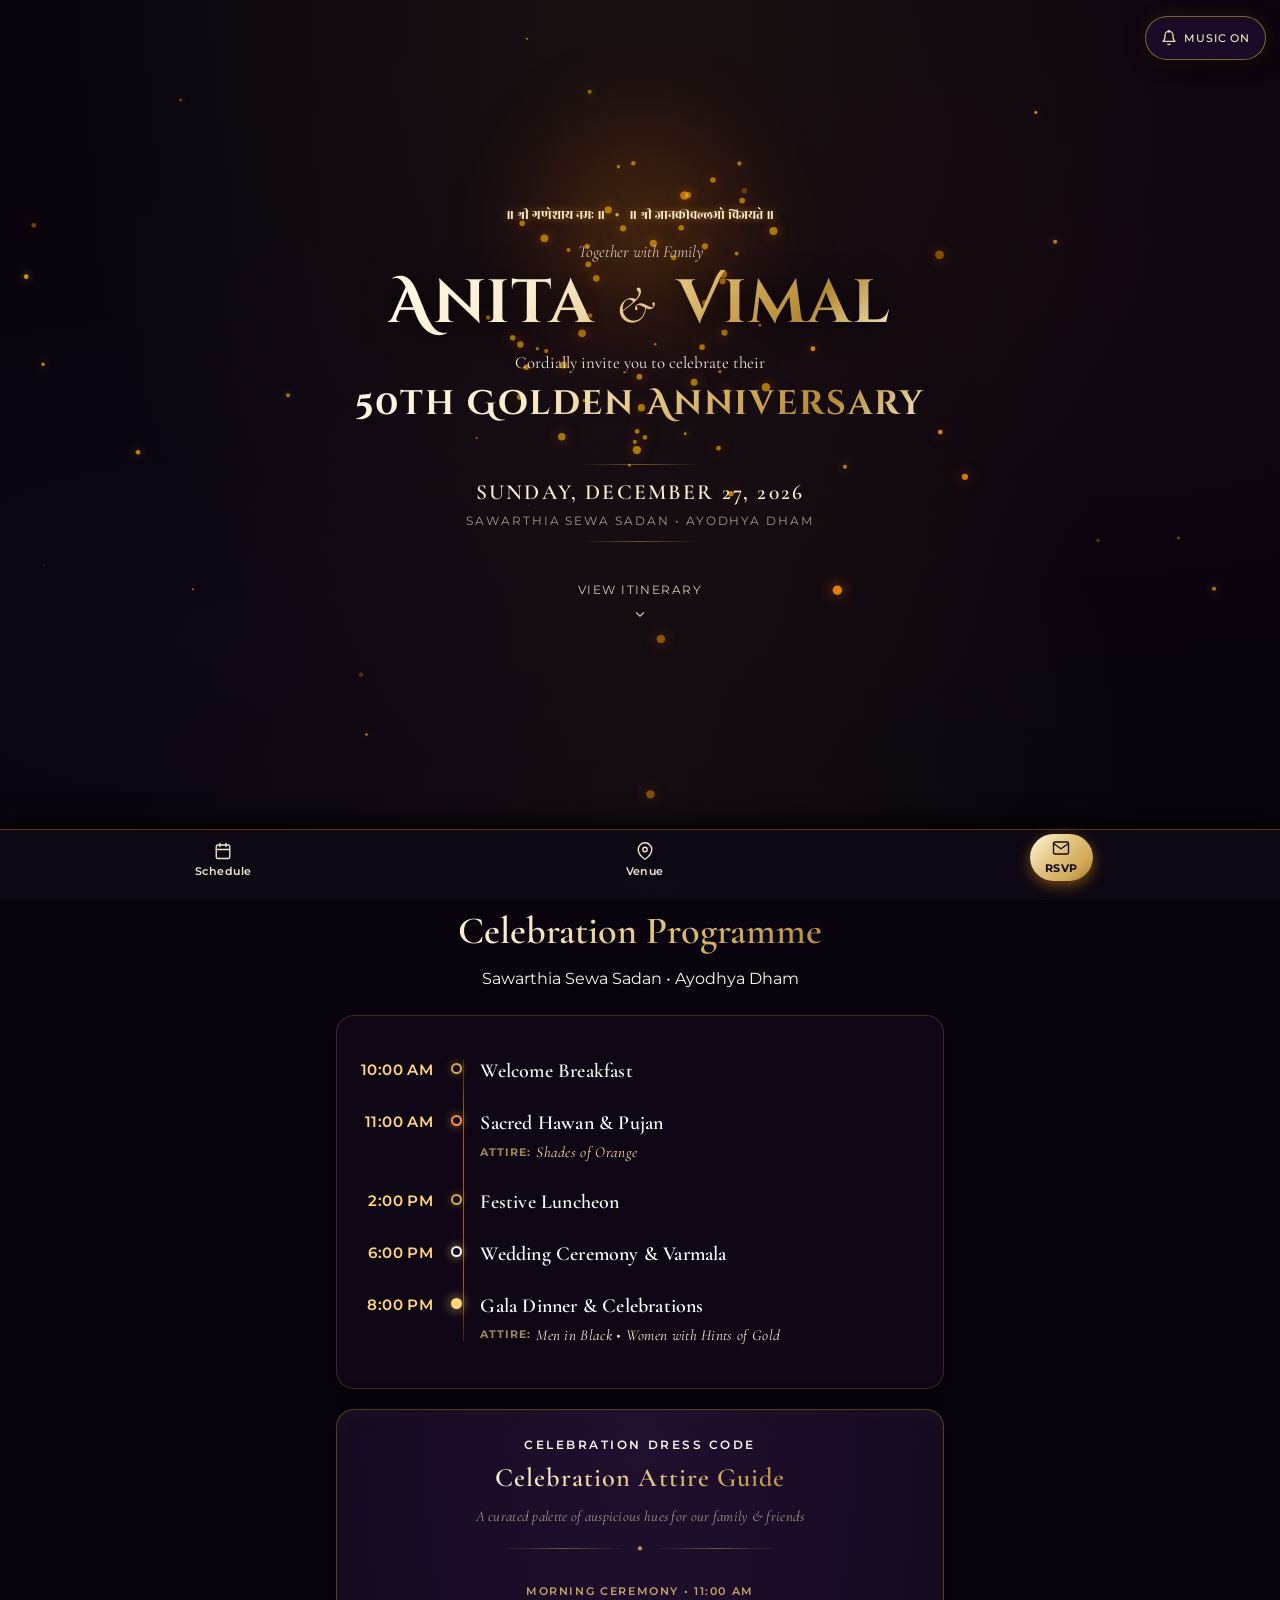
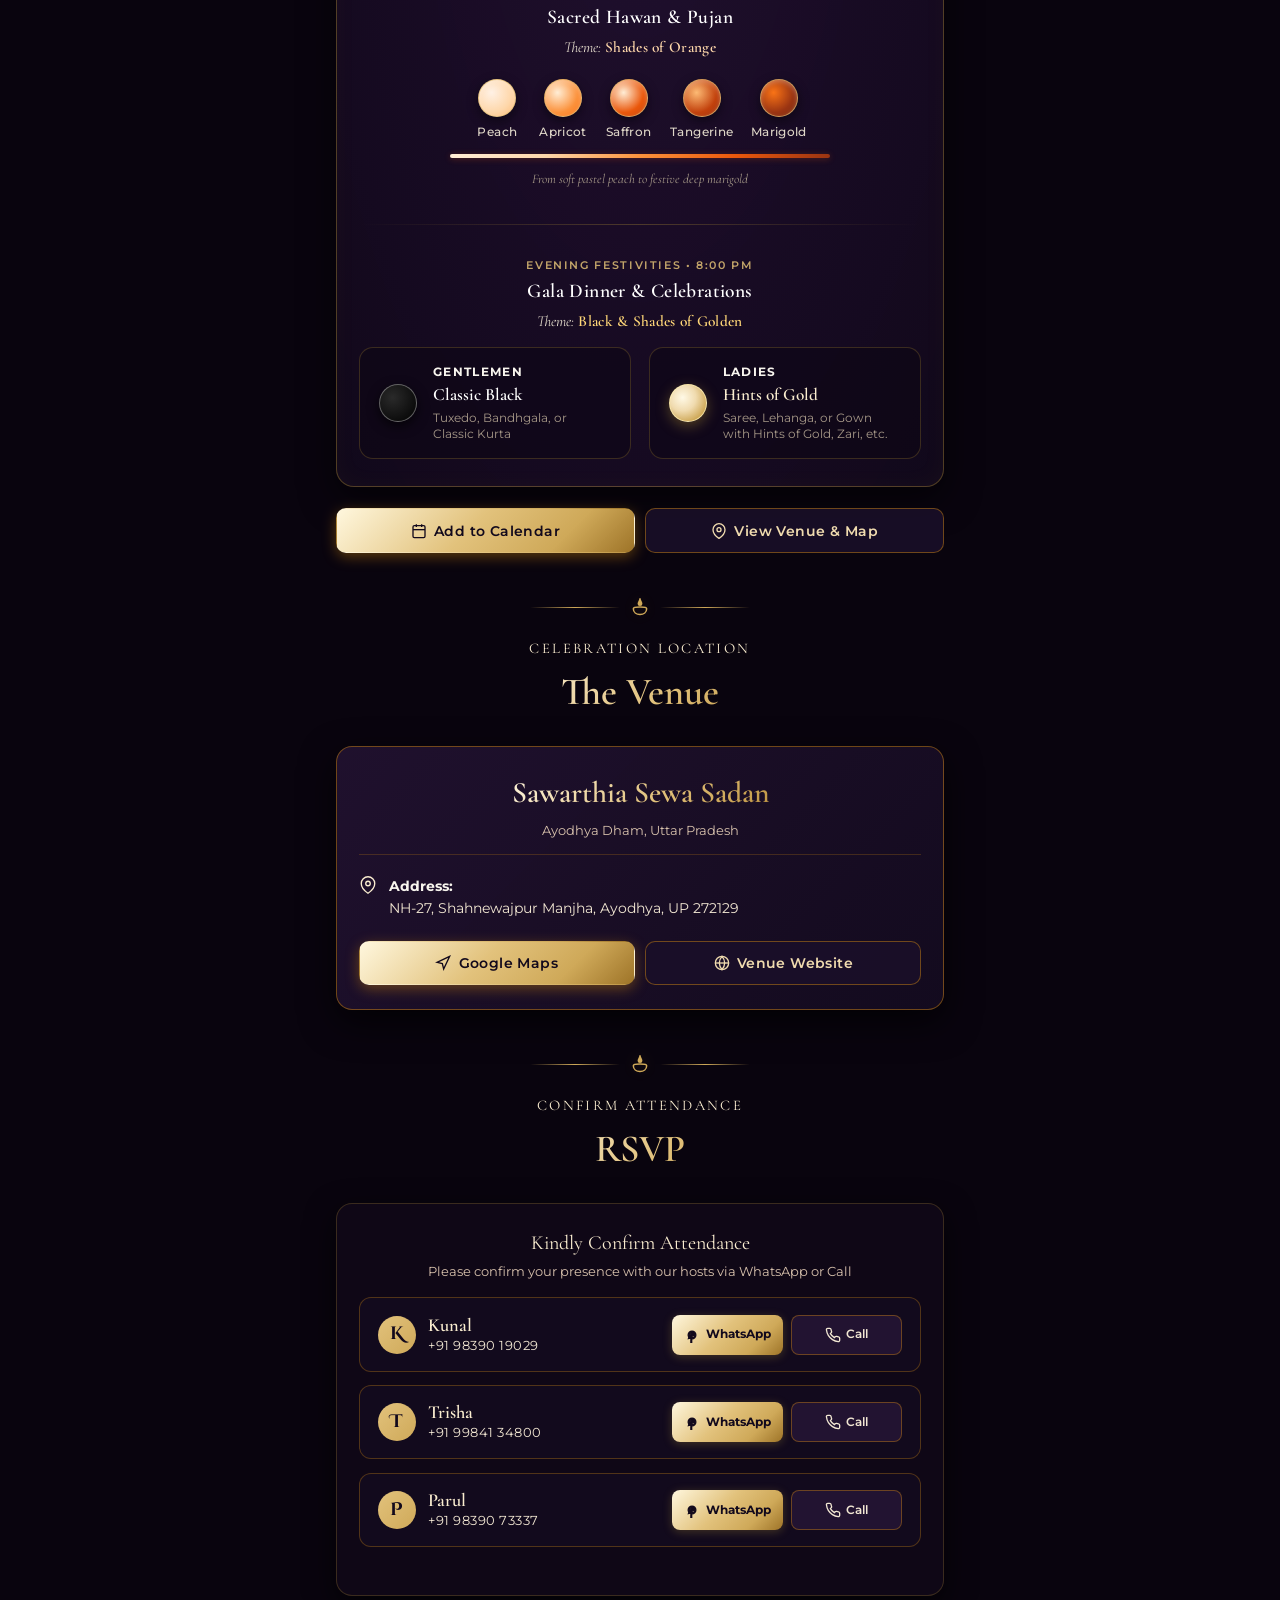
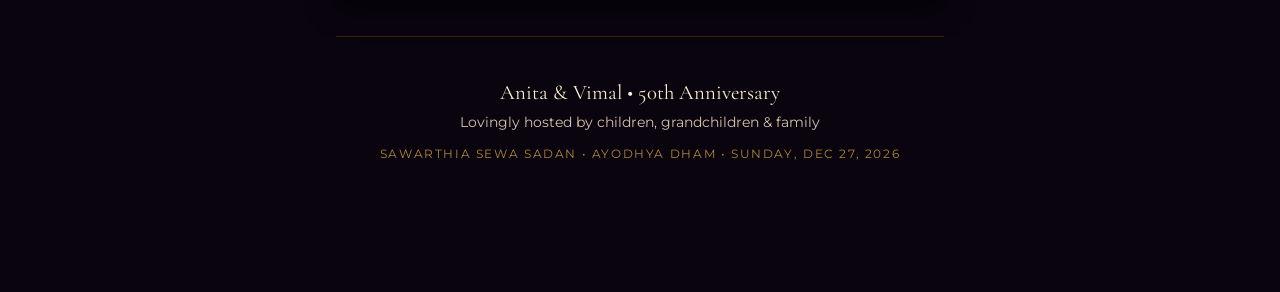
<file: index.html>
<!DOCTYPE html>
<html lang="en">
<head>
  <meta charset="UTF-8">
  <meta name="viewport" content="width=device-width, initial-scale=1.0, viewport-fit=cover">
  <meta name="color-scheme" content="dark">
  <title>Anita & Vimal | 50th Golden Anniversary — Ayodhya</title>
  <meta name="description" content="Celebrating 50 Sacred Years of Anita & Vimal at Sawarthia Sewa Sadan, Ayodhya. Sunday, December 27, 2026.">
  
  <!-- Canonical & Open Graph Meta Tags for WhatsApp & Social Sharing -->
  <link rel="canonical" href="https://aryawadhwa.github.io/nani-nanu/">
  <meta property="og:url" content="https://aryawadhwa.github.io/nani-nanu/">
  <meta property="og:type" content="website">
  <meta property="og:site_name" content="Anita & Vimal 50th Golden Anniversary">
  <meta property="og:title" content="Anita & Vimal — 50th Golden Anniversary | Ayodhya Dham">
  <meta property="og:description" content="Sunday, December 27, 2026 • Sawarthia Sewa Sadan, Ayodhya Dham. Sacred Hawan, Wedding Ceremony & Gala Dinner.">
  <meta property="og:image" content="https://aryawadhwa.github.io/nani-nanu/assets/og-preview.jpg?v=7">
  <meta property="og:image:secure_url" content="https://aryawadhwa.github.io/nani-nanu/assets/og-preview.jpg?v=7">
  <meta property="og:image:type" content="image/jpeg">
  <meta property="og:image:width" content="1200">
  <meta property="og:image:height" content="630">
  <meta property="og:image:alt" content="Anita & Vimal — 50th Golden Anniversary Celebration, Ayodhya Dham">

  <!-- Apple & Touch Icons -->
  <link rel="image_src" href="https://aryawadhwa.github.io/nani-nanu/assets/og-preview.jpg?v=7">

  <!-- Twitter Card -->
  <meta name="twitter:card" content="summary_large_image">
  <meta name="twitter:title" content="Anita & Vimal — 50th Golden Anniversary | Ayodhya Dham">
  <meta name="twitter:description" content="Sunday, December 27, 2026 • Sawarthia Sewa Sadan, Ayodhya Dham. Sacred Hawan, Wedding Ceremony & Gala Dinner.">
  <meta name="twitter:image" content="https://aryawadhwa.github.io/nani-nanu/assets/og-preview.jpg?v=7">

  <!-- Mobile Theme Color -->
  <meta name="theme-color" content="#0c0813">
  <meta name="apple-mobile-web-app-capable" content="yes">
  <meta name="apple-mobile-web-app-status-bar-style" content="black-translucent">

  <!-- Google Fonts -->
  <link rel="preconnect" href="https://fonts.googleapis.com">
  <link rel="preconnect" href="https://fonts.gstatic.com" crossorigin>
  <link href="https://fonts.googleapis.com/css2?family=Cinzel+Decorative:wght@700;900&family=Cormorant+Garamond:ital,wght@0,400;0,600;0,700;1,400;1,600&family=Montserrat:wght@300;400;500;600;700&family=Rozha+One&display=swap" rel="stylesheet">

  <link rel="stylesheet" href="style.css?v=6.0">
</head>
<body>

  <!-- Background Instrumental Audio (Achyutam Keshavam) -->
  <audio id="bgMusic" loop preload="auto" playsinline>
    <source src="assets/music.m4a" type="audio/mp4">
    <source src="assets/music.mp3" type="audio/mpeg">
  </audio>

  <!-- Floating Sacred River Diyas & Temple Gold Embers Canvas -->
  <canvas id="particleCanvas" aria-hidden="true"></canvas>

  <!-- Temple Sound Control (Graphic Icon) -->
  <aside class="audio-control" aria-label="Sound player">
    <button id="audioToggleBtn" class="audio-btn" type="button" aria-label="Toggle sacred temple bells and celebratory music" title="Toggle Sound">
      <svg class="graphic-icon bell-icon" id="musicIcon" viewBox="0 0 24 24" aria-hidden="true">
        <path d="M18 8A6 6 0 0 0 6 8c0 7-3 9-3 9h18s-3-2-3-9"/>
        <path d="M13.73 21a2 2 0 0 1-3.46 0"/>
        <circle cx="12" cy="2" r="1"/>
      </svg>
      <span class="music-label" id="musicStatusText">Music</span>
    </button>
  </aside>

  <!-- MAIN INVITATION CONTAINER -->
  <main id="mainInvite" class="main-invite">
    
    <!-- SECTION 1: HERO / THE GRAND ANNOUNCEMENT -->
    <section class="hero-section" id="hero">
      <div class="cinematic-backdrop" aria-hidden="true">
        <div class="golden-radial-glow"></div>
      </div>

      <header class="hero-content">
        <!-- Auspicious Invocation Header -->
        <div class="sacred-banner">
          <span class="sacred-shloka-main">॥ श्री गणेशाय नमः ॥</span>
          <span class="sacred-divider-dot">•</span>
          <span class="sacred-shloka-main">॥ श्री जानकीवल्लभो विजयते ॥</span>
        </div>

        <p class="cinematic-kicker">Together with Family</p>
        
        <h1 class="grandparents-names">
          <span class="name-first">Anita</span>
          <span class="name-amp">&</span>
          <span class="name-second">Vimal</span>
        </h1>

        <p class="anniversary-subtitle">Cordially invite you to celebrate their</p>
        
        <div class="golden-title-wrap">
          <h2 class="golden-anniversary-title">50th Golden Anniversary</h2>
        </div>

        <!-- Aristocratic Celebration Milestone Crest -->
        <div class="hero-dates-crest">
          <div class="crest-line"></div>
          <p class="hero-celebration-dates">Sunday, December 27, 2026</p>
          <p class="hero-celebration-place">Sawarthia Sewa Sadan • Ayodhya Dham</p>
          <div class="crest-line"></div>
        </div>

        <!-- Scroll down prompt -->
        <a href="#itinerary" class="scroll-down-indicator" aria-label="View the celebration itinerary">
          <span class="scroll-text">View Itinerary</span>
          <svg class="scroll-arrow" viewBox="0 0 24 24" width="18" height="18" fill="none" stroke="currentColor" stroke-width="1.6">
            <path d="M7 10l5 5 5-5"/>
          </svg>
        </a>
      </header>
    </section>

    <!-- SECTION 2: CELEBRATION ITINERARY (SUNDAY, DECEMBER 27, 2026) -->
    <section class="itinerary-section" id="itinerary">
      <div class="section-ornament" aria-hidden="true">
        <span class="ornament-line"></span>
        <svg class="graphic-icon ornament-diya-svg" viewBox="0 0 24 24">
          <path d="M12 2c0 2.2-2 4-2 6a2 2 0 1 0 4 0C14 6 12 4.2 12 2z" fill="currentColor"/>
          <path d="M4 14c0 4.4 3.6 7 8 7s8-2.6 8-7c0-2-4-2-8-2s-8 0-8 2z" fill="none" stroke="currentColor" stroke-width="1.8"/>
        </svg>
        <span class="ornament-line"></span>
      </div>
      
      <div class="section-header">
        <p class="section-tag">Sunday, December 27, 2026</p>
        <h2 class="section-title">Celebration Programme</h2>
        <p class="section-subtitle">Sawarthia Sewa Sadan • Ayodhya Dham</p>
      </div>

      <!-- Royal Programme Timeline Card -->
      <div class="programme-card reveal-on-scroll">
        <div class="royal-timeline">

          <!-- 10:00 AM -->
          <div class="timeline-row">
            <div class="timeline-time">10:00 AM</div>
            <div class="timeline-bullet" aria-hidden="true"></div>
            <div class="timeline-body">
              <h3 class="event-title">Welcome Breakfast</h3>
            </div>
          </div>

          <!-- 11:00 AM Sacred Hawan -->
          <div class="timeline-row highlight-event">
            <div class="timeline-time">11:00 AM</div>
            <div class="timeline-bullet sacred-bullet" aria-hidden="true"></div>
            <div class="timeline-body">
              <h3 class="event-title">Sacred Hawan &amp; Pujan</h3>
              <p class="event-attire-hint">
                <span class="hint-prefix">Attire:</span>
                <span class="hint-val">Shades of Orange</span>
              </p>
            </div>
          </div>

          <!-- 2:00 PM Lunch -->
          <div class="timeline-row">
            <div class="timeline-time">2:00 PM</div>
            <div class="timeline-bullet" aria-hidden="true"></div>
            <div class="timeline-body">
              <h3 class="event-title">Festive Luncheon</h3>
            </div>
          </div>

          <!-- 6:00 PM Wedding Ceremony -->
          <div class="timeline-row highlight-event">
            <div class="timeline-time">6:00 PM</div>
            <div class="timeline-bullet wedding-bullet" aria-hidden="true"></div>
            <div class="timeline-body">
              <h3 class="event-title">Wedding Ceremony &amp; Varmala</h3>
            </div>
          </div>

          <!-- 8:00 PM Gala Dinner -->
          <div class="timeline-row highlight-event gala-event">
            <div class="timeline-time">8:00 PM</div>
            <div class="timeline-bullet gala-bullet" aria-hidden="true"></div>
            <div class="timeline-body">
              <h3 class="event-title">Gala Dinner &amp; Celebrations</h3>
              <p class="event-attire-hint gala-hint">
                <span class="hint-prefix">Attire:</span>
                <span class="hint-val">Men in Black &bull; Women with Hints of Gold</span>
              </p>
            </div>
          </div>

        </div>
      </div>

      <!-- Dedicated Celebration Attire Guide Card -->
      <div class="attire-guide-card reveal-on-scroll">
        <div class="guide-header-block">
          <p class="guide-kicker">Celebration Dress Code</p>
          <h3 class="guide-main-title">Celebration Attire Guide</h3>
          <p class="guide-subtitle">A curated palette of auspicious hues for our family &amp; friends</p>
          <div class="guide-gold-rule" aria-hidden="true">
            <span class="rule-line"></span>
            <span class="rule-diamond">◆</span>
            <span class="rule-line"></span>
          </div>
        </div>

        <div class="attire-sections-wrap">
          <!-- 1. Sacred Hawan -->
          <div class="attire-event-card">
            <div class="attire-event-heading">
              <span class="event-time-badge">Morning Ceremony • 11:00 AM</span>
              <h4 class="attire-event-title">Sacred Hawan &amp; Pujan</h4>
              <p class="attire-theme-line">Theme: <span class="theme-highlight orange-theme">Shades of Orange</span></p>
            </div>

            <!-- Authentic Silk Fabric Color Swatches -->
            <div class="swatches-palette-container">
              <div class="swatches-row">
                <div class="swatch-item">
                  <div class="swatch-disc swatch-peach" title="Peach"></div>
                  <span class="swatch-name">Peach</span>
                </div>
                <div class="swatch-item">
                  <div class="swatch-disc swatch-apricot" title="Apricot"></div>
                  <span class="swatch-name">Apricot</span>
                </div>
                <div class="swatch-item">
                  <div class="swatch-disc swatch-saffron" title="Saffron"></div>
                  <span class="swatch-name">Saffron</span>
                </div>
                <div class="swatch-item">
                  <div class="swatch-disc swatch-tangerine" title="Tangerine"></div>
                  <span class="swatch-name">Tangerine</span>
                </div>
                <div class="swatch-item">
                  <div class="swatch-disc swatch-marigold" title="Marigold"></div>
                  <span class="swatch-name">Marigold</span>
                </div>
              </div>
              <div class="swatch-gradient-bar orange-gradient-bar" aria-hidden="true"></div>
              <p class="swatch-palette-hint">From soft pastel peach to festive deep marigold</p>
            </div>
          </div>

          <div class="attire-event-divider" aria-hidden="true"></div>

          <!-- 2. Gala Dinner -->
          <div class="attire-event-card">
            <div class="attire-event-heading">
              <span class="event-time-badge">Evening Festivities • 8:00 PM</span>
              <h4 class="attire-event-title">Gala Dinner &amp; Celebrations</h4>
              <p class="attire-theme-line">Theme: <span class="theme-highlight gold-theme">Black &amp; Shades of Golden</span></p>
            </div>

            <div class="gala-guidelines-wrap">
              <!-- Gentlemen -->
              <div class="gala-attendee-card">
                <div class="attendee-avatar-wrap">
                  <div class="swatch-disc swatch-black" title="Classic Black"></div>
                </div>
                <div class="attendee-content">
                  <h5 class="attendee-title">Gentlemen</h5>
                  <p class="attendee-color-badge">Classic Black</p>
                  <p class="attendee-style-guide">Tuxedo, Bandhgala, or Classic Kurta</p>
                </div>
              </div>

              <!-- Ladies -->
              <div class="gala-attendee-card">
                <div class="attendee-avatar-wrap">
                  <div class="swatch-disc swatch-gold-gradient" title="Hints of Gold"></div>
                </div>
                <div class="attendee-content">
                  <h5 class="attendee-title">Ladies</h5>
                  <p class="attendee-color-badge gold-badge">Hints of Gold</p>
                  <p class="attendee-style-guide">Saree, Lehanga, or Gown with Hints of Gold, Zari, etc.</p>
                </div>
              </div>
            </div>
          </div>
        </div>
      </div>

      <!-- Quick Action Buttons for Calendar -->
      <div class="itinerary-actions reveal-on-scroll">
        <button type="button" class="btn btn-primary" id="addToCalBtn">
          <svg class="btn-svg" viewBox="0 0 24 24" aria-hidden="true">
            <rect x="3" y="4" width="18" height="18" rx="2" ry="2"/>
            <line x1="16" y1="2" x2="16" y2="6"/>
            <line x1="8" y1="2" x2="8" y2="6"/>
            <line x1="3" y1="10" x2="21" y2="10"/>
          </svg>
          <span>Add to Calendar</span>
        </button>
        <a href="#venue" class="btn btn-secondary">
          <svg class="btn-svg" viewBox="0 0 24 24" aria-hidden="true">
            <path d="M21 10c0 7-9 13-9 13s-9-6-9-13a9 9 0 0 1 18 0z"/>
            <circle cx="12" cy="10" r="3"/>
          </svg>
          <span>View Venue & Map</span>
        </a>
      </div>
    </section>

    <!-- SECTION 3: VENUE DETAILS (SAWARTHIA SEWA SADAN) -->
    <section class="venue-section" id="venue">
      <div class="section-ornament" aria-hidden="true">
        <span class="ornament-line"></span>
        <svg class="graphic-icon ornament-diya-svg" viewBox="0 0 24 24">
          <path d="M12 2c0 2.2-2 4-2 6a2 2 0 1 0 4 0C14 6 12 4.2 12 2z" fill="currentColor"/>
          <path d="M4 14c0 4.4 3.6 7 8 7s8-2.6 8-7c0-2-4-2-8-2s-8 0-8 2z" fill="none" stroke="currentColor" stroke-width="1.8"/>
        </svg>
        <span class="ornament-line"></span>
      </div>

      <div class="section-header">
        <p class="section-tag">Celebration Location</p>
        <h2 class="section-title">The Venue</h2>
      </div>

      <div class="venue-card reveal-on-scroll">
        <div class="venue-header-box">
          <h3 class="venue-main-name">Sawarthia Sewa Sadan</h3>
          <p class="venue-sub-tag">Ayodhya Dham, Uttar Pradesh</p>
        </div>

        <div class="venue-meta-list">
          <div class="venue-meta-row">
            <svg class="graphic-icon venue-row-icon" viewBox="0 0 24 24" aria-hidden="true">
              <path d="M21 10c0 7-9 13-9 13s-9-6-9-13a9 9 0 0 1 18 0z"/>
              <circle cx="12" cy="10" r="3"/>
            </svg>
            <div class="venue-row-text">
              <strong>Address:</strong>
              <p>NH-27, Shahnewajpur Manjha, Ayodhya, UP 272129</p>
            </div>
          </div>
        </div>

        <div class="venue-actions-grid">
          <a href="https://share.google/TCRyl7qO90pIOgZB4" target="_blank" rel="noopener noreferrer" class="btn btn-primary">
            <svg class="btn-svg" viewBox="0 0 24 24" aria-hidden="true">
              <polygon points="3 11 22 2 13 21 11 13 3 11"/>
            </svg>
            <span>Google Maps</span>
          </a>
          <a href="https://www.sawarthiasewasadan.com/Ayodhya" target="_blank" rel="noopener noreferrer" class="btn btn-secondary">
            <svg class="btn-svg" viewBox="0 0 24 24" aria-hidden="true">
              <circle cx="12" cy="12" r="10"/>
              <line x1="2" y1="12" x2="22" y2="12"/>
              <path d="M12 2a15.3 15.3 0 0 1 4 10 15.3 15.3 0 0 1-4 10 15.3 15.3 0 0 1-4-10 15.3 15.3 0 0 1 4-10z"/>
            </svg>
            <span>Venue Website</span>
          </a>
        </div>
      </div>
    </section>

    <!-- SECTION 4: INTERACTIVE RSVP -->
    <section class="rsvp-section" id="rsvp">
      <div class="section-ornament" aria-hidden="true">
        <span class="ornament-line"></span>
        <svg class="graphic-icon ornament-diya-svg" viewBox="0 0 24 24">
          <path d="M12 2c0 2.2-2 4-2 6a2 2 0 1 0 4 0C14 6 12 4.2 12 2z" fill="currentColor"/>
          <path d="M4 14c0 4.4 3.6 7 8 7s8-2.6 8-7c0-2-4-2-8-2s-8 0-8 2z" fill="none" stroke="currentColor" stroke-width="1.8"/>
        </svg>
        <span class="ornament-line"></span>
      </div>

      <div class="section-header">
        <p class="section-tag">Confirm Attendance</p>
        <h2 class="section-title">RSVP</h2>
      </div>

      <div class="rsvp-container reveal-on-scroll">
        <!-- Direct WhatsApp & Call RSVP Contacts -->
        <div class="rsvp-contacts-section">
          <p class="rsvp-choice-title">Kindly Confirm Attendance</p>
          <p class="rsvp-choice-subtitle">Please confirm your presence with our hosts via WhatsApp or Call</p>

          <div class="rsvp-contacts-grid">
            
            <!-- Kunal -->
            <div class="rsvp-contact-card">
              <div class="contact-header">
                <span class="contact-avatar">K</span>
                <div class="contact-info">
                  <h4 class="contact-name">Kunal</h4>
                  <a href="tel:+919839019029" class="contact-phone">+91 98390 19029</a>
                </div>
              </div>
              <div class="contact-actions">
                <a href="https://wa.me/919839019029?text=Hi%20Kunal%2C%20we%20are%20delighted%20to%20attend%20Anita%20%26%20Vimal's%2050th%20Golden%20Anniversary%20Celebration%20at%20Sawarthia%20Sewa%20Sadan%2C%20Ayodhya%20on%20Sunday%2C%20Dec%2027th!" target="_blank" rel="noopener noreferrer" class="btn-whatsapp-sm">
                  <svg class="btn-svg" viewBox="0 0 24 24" aria-hidden="true">
                    <path d="M12.031 6.172c-3.181 0-5.767 2.586-5.768 5.766-.001 1.298.38 2.27 1.019 3.287l-.582 2.128 2.182-.573c.978.58 1.911.928 3.145.929 3.178 0 5.767-2.587 5.768-5.766.001-3.187-2.575-5.77-5.764-5.771zm3.392 8.244c-.144.405-.837.774-1.17.824-.299.045-.677.063-1.092-.069-.252-.08-.575-.187-.988-.365-1.739-.751-2.874-2.502-2.961-2.617-.087-.116-.708-.94-.708-1.793s.448-1.273.607-1.446c.159-.173.346-.217.462-.217l.332.007c.106.005.249-.04.39.299.144.347.491 1.2.534 1.288.043.087.072.188.014.304-.058.116-.087.188-.173.289l-.26.304c-.087.087-.179.182-.077.357.101.174.45 744.966 1.203.664.592 1.224.776 1.398.863.173.087.275.073.376-.044.101-.116.433-.506.549-.679.116-.174.231-.145.39-.087s1.011.477 1.184.564.289.13.332.203c.044.072.044.419-.1 824z" fill="currentColor"/>
                  </svg>
                  <span>WhatsApp</span>
                </a>
                <a href="tel:+919839019029" class="btn-call-sm">
                  <svg class="btn-svg" viewBox="0 0 24 24" aria-hidden="true">
                    <path d="M22 16.92v3a2 2 0 0 1-2.18 2 19.79 19.79 0 0 1-8.63-3.07 19.5 19.5 0 0 1-6-6 19.79 19.79 0 0 1-3.07-8.67A2 2 0 0 1 4.11 2h3a2 2 0 0 1 2 1.72 12.84 12.84 0 0 0 .7 2.81 2 2 0 0 1-.45 2.11L8.09 9.91a16 16 0 0 0 6 6l1.27-1.27a2 2 0 0 1 2.11-.45 12.84 12.84 0 0 0 2.81.7A2 2 0 0 1 22 16.92z"/>
                  </svg>
                  <span>Call</span>
                </a>
              </div>
            </div>

            <!-- Trisha -->
            <div class="rsvp-contact-card">
              <div class="contact-header">
                <span class="contact-avatar">T</span>
                <div class="contact-info">
                  <h4 class="contact-name">Trisha</h4>
                  <a href="tel:+919984134800" class="contact-phone">+91 99841 34800</a>
                </div>
              </div>
              <div class="contact-actions">
                <a href="https://wa.me/919984134800?text=Hi%20Trisha%2C%20we%20are%20delighted%20to%20attend%20Anita%20%26%20Vimal's%2050th%20Golden%20Anniversary%20Celebration%20at%20Sawarthia%20Sewa%20Sadan%2C%20Ayodhya%20on%20Sunday%2C%20Dec%2027th!" target="_blank" rel="noopener noreferrer" class="btn-whatsapp-sm">
                  <svg class="btn-svg" viewBox="0 0 24 24" aria-hidden="true">
                    <path d="M12.031 6.172c-3.181 0-5.767 2.586-5.768 5.766-.001 1.298.38 2.27 1.019 3.287l-.582 2.128 2.182-.573c.978.58 1.911.928 3.145.929 3.178 0 5.767-2.587 5.768-5.766.001-3.187-2.575-5.77-5.764-5.771zm3.392 8.244c-.144.405-.837.774-1.17.824-.299.045-.677.063-1.092-.069-.252-.08-.575-.187-.988-.365-1.739-.751-2.874-2.502-2.961-2.617-.087-.116-.708-.94-.708-1.793s.448-1.273.607-1.446c.159-.173.346-.217.462-.217l.332.007c.106.005.249-.04.39.299.144.347.491 1.2.534 1.288.043.087.072.188.014.304-.058.116-.087.188-.173.289l-.26.304c-.087.087-.179.182-.077.357.101.174.45 744.966 1.203.664.592 1.224.776 1.398.863.173.087.275.073.376-.044.101-.116.433-.506.549-.679.116-.174.231-.145.39-.087s1.011.477 1.184.564.289.13.332.203c.044.072.044.419-.1 824z" fill="currentColor"/>
                  </svg>
                  <span>WhatsApp</span>
                </a>
                <a href="tel:+919984134800" class="btn-call-sm">
                  <svg class="btn-svg" viewBox="0 0 24 24" aria-hidden="true">
                    <path d="M22 16.92v3a2 2 0 0 1-2.18 2 19.79 19.79 0 0 1-8.63-3.07 19.5 19.5 0 0 1-6-6 19.79 19.79 0 0 1-3.07-8.67A2 2 0 0 1 4.11 2h3a2 2 0 0 1 2 1.72 12.84 12.84 0 0 0 .7 2.81 2 2 0 0 1-.45 2.11L8.09 9.91a16 16 0 0 0 6 6l1.27-1.27a2 2 0 0 1 2.11-.45 12.84 12.84 0 0 0 2.81.7A2 2 0 0 1 22 16.92z"/>
                  </svg>
                  <span>Call</span>
                </a>
              </div>
            </div>

            <!-- Parul -->
            <div class="rsvp-contact-card">
              <div class="contact-header">
                <span class="contact-avatar">P</span>
                <div class="contact-info">
                  <h4 class="contact-name">Parul</h4>
                  <a href="tel:+919839073337" class="contact-phone">+91 98390 73337</a>
                </div>
              </div>
              <div class="contact-actions">
                <a href="https://wa.me/919839073337?text=Hi%20Parul%2C%20we%20are%20delighted%20to%20attend%20Anita%20%26%20Vimal's%2050th%20Golden%20Anniversary%20Celebration%20at%20Sawarthia%20Sewa%20Sadan%2C%20Ayodhya%20on%20Sunday%2C%20Dec%2027th!" target="_blank" rel="noopener noreferrer" class="btn-whatsapp-sm">
                  <svg class="btn-svg" viewBox="0 0 24 24" aria-hidden="true">
                    <path d="M12.031 6.172c-3.181 0-5.767 2.586-5.768 5.766-.001 1.298.38 2.27 1.019 3.287l-.582 2.128 2.182-.573c.978.58 1.911.928 3.145.929 3.178 0 5.767-2.587 5.768-5.766.001-3.187-2.575-5.77-5.764-5.771zm3.392 8.244c-.144.405-.837.774-1.17.824-.299.045-.677.063-1.092-.069-.252-.08-.575-.187-.988-.365-1.739-.751-2.874-2.502-2.961-2.617-.087-.116-.708-.94-.708-1.793s.448-1.273.607-1.446c.159-.173.346-.217.462-.217l.332.007c.106.005.249-.04.39.299.144.347.491 1.2.534 1.288.043.087.072.188.014.304-.058.116-.087.188-.173.289l-.26.304c-.087.087-.179.182-.077.357.101.174.45 744.966 1.203.664.592 1.224.776 1.398.863.173.087.275.073.376-.044.101-.116.433-.506.549-.679.116-.174.231-.145.39-.087s1.011.477 1.184.564.289.13.332.203c.044.072.044.419-.1 824z" fill="currentColor"/>
                  </svg>
                  <span>WhatsApp</span>
                </a>
                <a href="tel:+919839073337" class="btn-call-sm">
                  <svg class="btn-svg" viewBox="0 0 24 24" aria-hidden="true">
                    <path d="M22 16.92v3a2 2 0 0 1-2.18 2 19.79 19.79 0 0 1-8.63-3.07 19.5 19.5 0 0 1-6-6 19.79 19.79 0 0 1-3.07-8.67A2 2 0 0 1 4.11 2h3a2 2 0 0 1 2 1.72 12.84 12.84 0 0 0 .7 2.81 2 2 0 0 1-.45 2.11L8.09 9.91a16 16 0 0 0 6 6l1.27-1.27a2 2 0 0 1 2.11-.45 12.84 12.84 0 0 0 2.81.7A2 2 0 0 1 22 16.92z"/>
                  </svg>
                  <span>Call</span>
                </a>
              </div>
            </div>

          </div>
        </div>
      </div>
    </section>

    <!-- FOOTER -->
    <footer class="cinematic-footer">
      <p class="footer-title">Anita & Vimal • 50th Anniversary</p>
      <p class="footer-hosts">Lovingly hosted by children, grandchildren & family</p>
      <p class="footer-copy">Sawarthia Sewa Sadan • Ayodhya Dham • Sunday, Dec 27, 2026</p>
    </footer>

    <!-- STICKY MOBILE ACTION BAR (VECTOR GRAPHIC ICONS FOR PHONE) -->
    <nav class="mobile-sticky-bar" aria-label="Quick mobile actions">
      <a href="#itinerary" class="sticky-nav-item">
        <svg class="graphic-icon nav-svg" viewBox="0 0 24 24" aria-hidden="true">
          <rect x="3" y="4" width="18" height="18" rx="2" ry="2"/>
          <line x1="16" y1="2" x2="16" y2="6"/>
          <line x1="8" y1="2" x2="8" y2="6"/>
          <line x1="3" y1="10" x2="21" y2="10"/>
        </svg>
        <span class="sticky-nav-text">Schedule</span>
      </a>
      <a href="#venue" class="sticky-nav-item">
        <svg class="graphic-icon nav-svg" viewBox="0 0 24 24" aria-hidden="true">
          <path d="M21 10c0 7-9 13-9 13s-9-6-9-13a9 9 0 0 1 18 0z"/>
          <circle cx="12" cy="10" r="3"/>
        </svg>
        <span class="sticky-nav-text">Venue</span>
      </a>
      <a href="#rsvp" class="sticky-nav-item highlight-cta">
        <svg class="graphic-icon nav-svg cta-svg" viewBox="0 0 24 24" aria-hidden="true">
          <path d="M4 4h16c1.1 0 2 .9 2 2v12c0 1.1-.9 2-2 2H4c-1.1 0-2-.9-2-2V6c0-1.1.9-2 2-2z"/>
          <polyline points="22,6 12,13 2,6"/>
        </svg>
        <span class="sticky-nav-text">RSVP</span>
      </a>
    </nav>

  </main>

  <script src="script.js?v=6.0"></script>
</body>
</html>
</file>
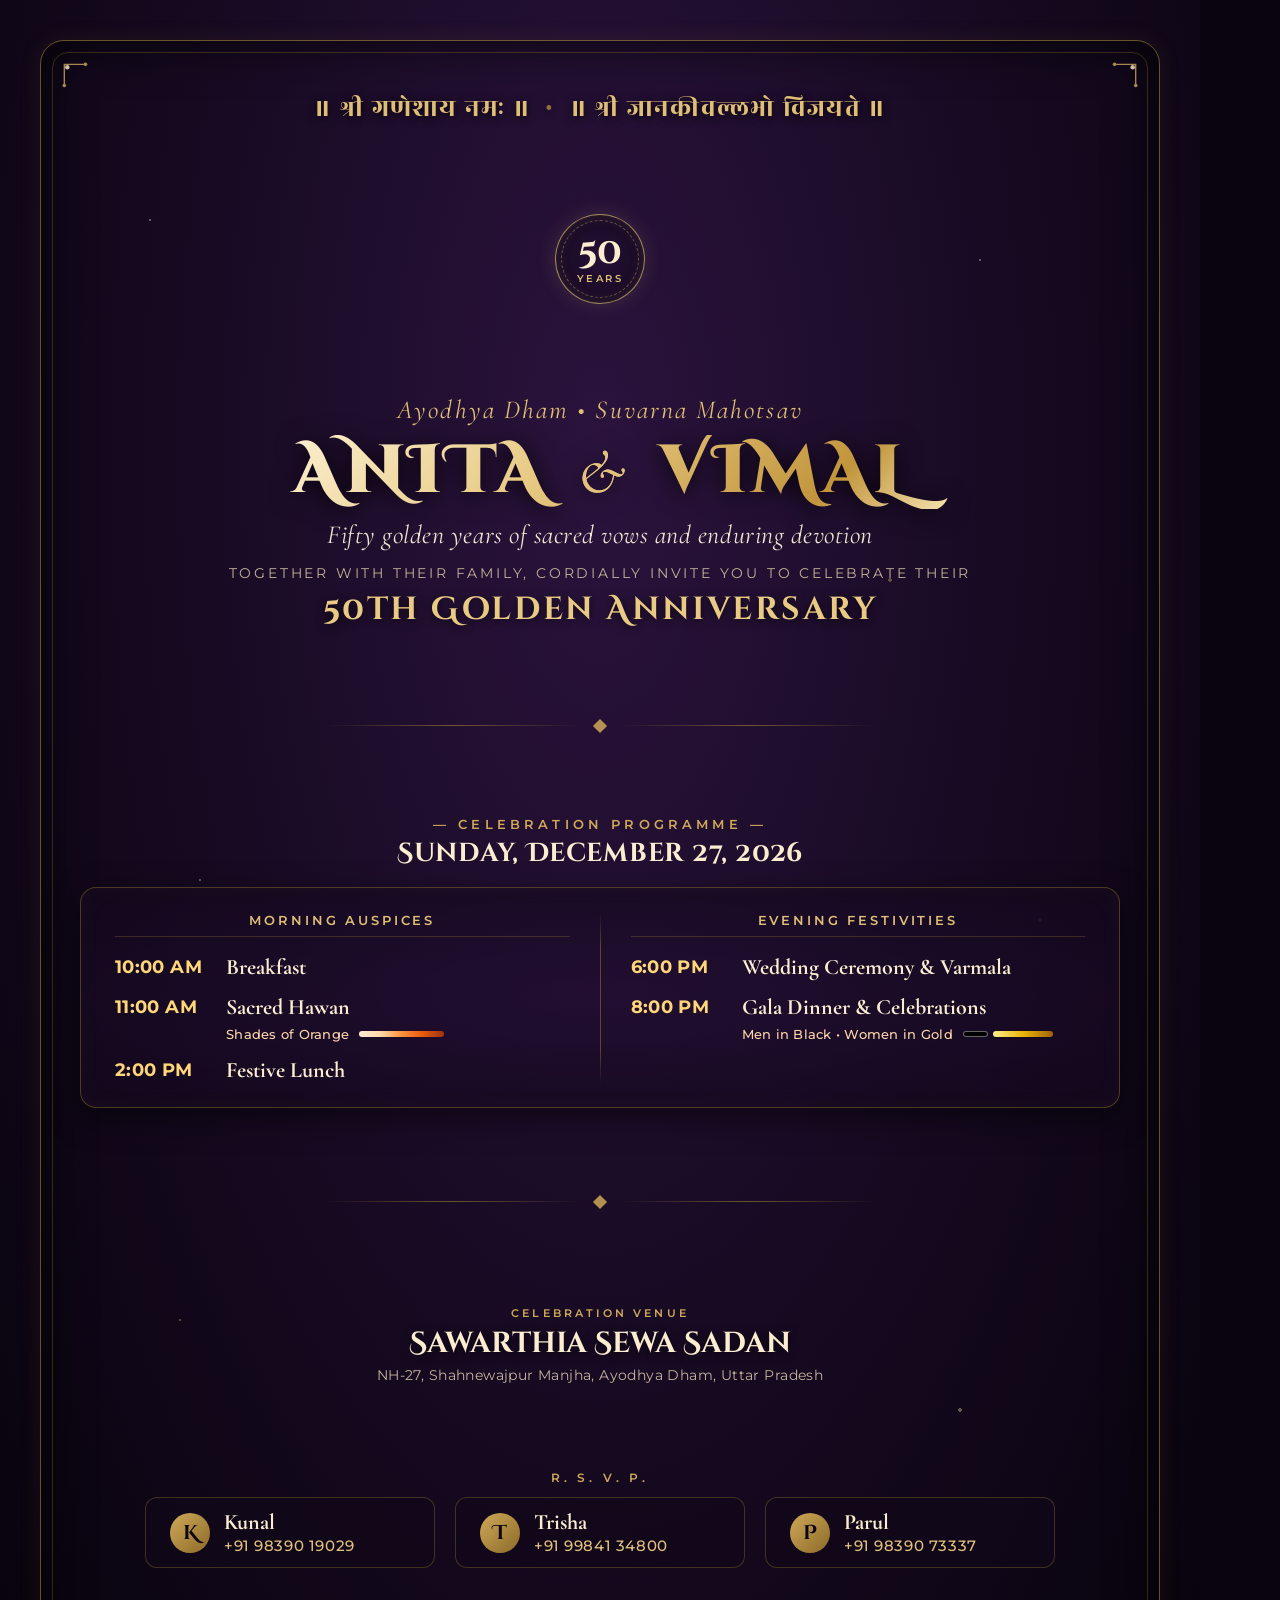
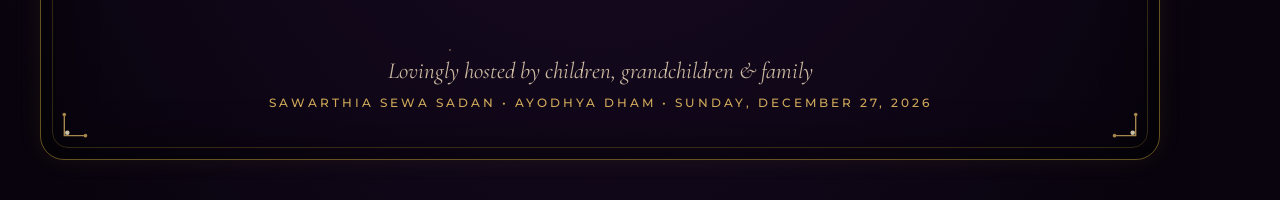
<file: card_template.html>
<!DOCTYPE html>
<html lang="en">
<head>
<meta charset="UTF-8">
<title>Anita & Vimal — 50th Golden Anniversary</title>
<link rel="preconnect" href="https://fonts.googleapis.com">
<link rel="preconnect" href="https://fonts.gstatic.com" crossorigin>
<link href="https://fonts.googleapis.com/css2?family=Cinzel+Decorative:wght@700;900&family=Cormorant+Garamond:ital,wght@0,400;0,500;0,600;0,700;1,400;1,600&family=Montserrat:wght@300;400;500;600;700&family=Rozha+One&display=swap" rel="stylesheet">
<style>
  * { box-sizing: border-box; margin: 0; padding: 0; }
  
  html, body {
    width: 1200px;
    height: 1800px;
    overflow: hidden;
    background: #09040e;
    color: #f7f4ec;
    font-family: 'Cormorant Garamond', Georgia, serif;
    -webkit-font-smoothing: antialiased;
  }

  .card-container {
    width: 1200px;
    height: 1800px;
    position: relative;
    background: radial-gradient(ellipse at 50% 25%, #2b133d 0%, #170a22 48%, #08030d 95%);
    padding: 44px;
    display: flex;
    flex-direction: column;
    justify-content: space-between;
  }

  /* Dual Luxury Gold Borders */
  .border-outer {
    position: absolute;
    top: 40px; left: 40px; right: 40px; bottom: 40px;
    border: 1.5px solid rgba(212, 175, 55, 0.45);
    border-radius: 24px;
    pointer-events: none;
    box-shadow: inset 0 0 50px rgba(0, 0, 0, 0.8), 0 0 25px rgba(212, 175, 55, 0.08);
  }

  .border-inner {
    position: absolute;
    top: 52px; left: 52px; right: 52px; bottom: 52px;
    border: 0.75px solid rgba(212, 175, 55, 0.22);
    border-radius: 16px;
    pointer-events: none;
  }

  /* Corner Ornaments */
  .corner-ornament {
    position: absolute;
    width: 40px;
    height: 40px;
    color: #cda85c;
    opacity: 0.8;
  }
  .c-tl { top: 60px; left: 60px; }
  .c-tr { top: 60px; right: 60px; transform: scaleX(-1); }
  .c-bl { bottom: 60px; left: 60px; transform: scaleY(-1); }
  .c-br { bottom: 60px; right: 60px; transform: scale(-1); }

  /* Ambient Gold Star Dust */
  .stardust-layer {
    position: absolute;
    top: 0; left: 0; width: 100%; height: 100%;
    pointer-events: none;
    background-image: 
      radial-gradient(1.5px 1.5px at 150px 220px, #faedd0 100%, transparent),
      radial-gradient(2px 2px at 320px 480px, #e2c27c 100%, transparent),
      radial-gradient(1.5px 1.5px at 980px 260px, #faedd0 100%, transparent),
      radial-gradient(2px 2px at 890px 580px, #dfbe76 100%, transparent),
      radial-gradient(1.5px 1.5px at 200px 880px, #faedd0 100%, transparent),
      radial-gradient(2px 2px at 1040px 920px, #e2c27c 100%, transparent),
      radial-gradient(1.5px 1.5px at 180px 1320px, #dfbe76 100%, transparent),
      radial-gradient(2px 2px at 960px 1410px, #faedd0 100%, transparent),
      radial-gradient(1.5px 1.5px at 450px 1650px, #e2c27c 100%, transparent);
    opacity: 0.35;
  }

  /* Card Content Layout */
  .card-content {
    position: relative;
    z-index: 2;
    height: 100%;
    display: flex;
    flex-direction: column;
    align-items: center;
    justify-content: space-between;
    padding: 34px 44px;
    text-align: center;
  }

  /* Header Section */
  .sanskrit-header {
    font-family: 'Rozha One', 'Devanagari Sangam MN', serif;
    font-size: 26px;
    color: #dfbe76;
    letter-spacing: 0.05em;
    display: flex;
    align-items: center;
    gap: 16px;
    margin-top: 12px;
  }
  .sanskrit-header span {
    text-shadow: 0 2px 10px rgba(0,0,0,0.8);
  }
  .dot-sep {
    color: #c49942;
    font-size: 18px;
    opacity: 0.7;
  }

  /* Medallion */
  .emblem-wrap {
    margin-top: 14px;
    display: flex;
    flex-direction: column;
    align-items: center;
  }
  .gold-medallion {
    width: 90px;
    height: 90px;
    border-radius: 50%;
    border: 1.5px solid rgba(223, 190, 118, 0.7);
    box-shadow: 0 0 20px rgba(223, 190, 118, 0.15), inset 0 0 15px rgba(223, 190, 118, 0.12);
    background: radial-gradient(circle, #251035 0%, #14081e 100%);
    display: flex;
    flex-direction: column;
    align-items: center;
    justify-content: center;
    position: relative;
  }
  .gold-medallion::before {
    content: '';
    position: absolute;
    top: 5px; left: 5px; right: 5px; bottom: 5px;
    border: 1px dashed rgba(223, 190, 118, 0.4);
    border-radius: 50%;
  }
  .med-num {
    font-family: 'Cinzel Decorative', serif;
    font-size: 36px;
    font-weight: 700;
    line-height: 1;
    color: #faedd0;
  }
  .med-lbl {
    font-family: 'Montserrat', sans-serif;
    font-size: 10px;
    font-weight: 600;
    letter-spacing: 0.24em;
    color: #dfbe76;
    margin-top: 2px;
  }

  /* Kicker */
  .kicker {
    font-family: 'Cormorant Garamond', serif;
    font-size: 26px;
    font-style: italic;
    color: #dfbe76;
    letter-spacing: 0.08em;
    margin-top: 16px;
  }

  /* Couple Names */
  .couple-names {
    font-family: 'Cinzel Decorative', 'Cormorant Garamond', serif;
    font-size: 68px;
    font-weight: 900;
    letter-spacing: 0.05em;
    line-height: 1.1;
    margin-top: 10px;
    background: linear-gradient(135deg, #fff7de 0%, #e8ca84 42%, #c2953c 80%, #fcedc0 100%);
    -webkit-background-clip: text;
    -webkit-text-fill-color: transparent;
    filter: drop-shadow(0 3px 12px rgba(0,0,0,0.85));
  }
  .couple-names .amp {
    font-family: 'Cormorant Garamond', serif;
    font-style: italic;
    font-weight: 400;
    font-size: 62px;
    margin: 0 10px;
    -webkit-text-fill-color: #e2c27c;
  }

  /* Taglines */
  .vows-sub {
    font-family: 'Cormorant Garamond', serif;
    font-size: 26px;
    font-style: italic;
    color: #eee4d2;
    margin-top: 10px;
    letter-spacing: 0.02em;
  }
  .invite-line {
    font-family: 'Montserrat', sans-serif;
    font-size: 14px;
    font-weight: 400;
    letter-spacing: 0.2em;
    text-transform: uppercase;
    color: #c2b199;
    margin-top: 14px;
  }
  .anniversary-gold-h2 {
    font-family: 'Cinzel Decorative', 'Cormorant Garamond', serif;
    font-size: 32px;
    font-weight: 700;
    color: #e8ca84;
    letter-spacing: 0.08em;
    margin-top: 6px;
    text-shadow: 0 2px 10px rgba(0,0,0,0.7);
  }

  /* Divider */
  .gold-divider {
    display: flex;
    align-items: center;
    justify-content: center;
    gap: 16px;
    width: 550px;
    margin: 16px 0 12px;
  }
  .div-line {
    flex: 1;
    height: 1px;
    background: linear-gradient(90deg, transparent, rgba(212, 175, 55, 0.45), transparent);
  }
  .div-diamond {
    width: 10px;
    height: 10px;
    background: #cfa959;
    transform: rotate(45deg);
    opacity: 0.85;
  }

  /* PROGRAMME & ITINERARY */
  .itinerary-box {
    width: 1040px;
    display: flex;
    flex-direction: column;
    align-items: center;
  }
  .itin-title {
    font-family: 'Montserrat', sans-serif;
    font-size: 13px;
    font-weight: 600;
    letter-spacing: 0.32em;
    color: #cfa959;
    text-transform: uppercase;
    margin-bottom: 4px;
  }
  .itin-date {
    font-family: 'Cinzel Decorative', 'Cormorant Garamond', serif;
    font-size: 26px;
    font-weight: 700;
    color: #faedd0;
    margin-bottom: 16px;
    letter-spacing: 0.03em;
  }

  .programme-luxury-container {
    width: 100%;
    background: radial-gradient(ellipse at 50% 50%, rgba(36, 15, 52, 0.65) 0%, rgba(18, 8, 28, 0.8) 100%);
    border: 1px solid rgba(212, 175, 55, 0.3);
    border-radius: 16px;
    padding: 24px 34px;
    display: flex;
    justify-content: space-between;
    align-items: stretch;
    box-shadow: 0 10px 30px rgba(0, 0, 0, 0.5), inset 0 0 24px rgba(212, 175, 55, 0.04);
  }

  .prog-col {
    flex: 1;
    display: flex;
    flex-direction: column;
    gap: 16px;
  }

  .prog-col-title {
    font-family: 'Montserrat', sans-serif;
    font-size: 13px;
    font-weight: 600;
    letter-spacing: 0.22em;
    color: #dfbe76;
    text-transform: uppercase;
    padding-bottom: 8px;
    border-bottom: 1px solid rgba(212, 175, 55, 0.2);
    margin-bottom: 2px;
  }

  .prog-event-row {
    display: flex;
    align-items: flex-start;
    gap: 16px;
    text-align: left;
  }

  .p-time {
    font-family: 'Montserrat', sans-serif;
    font-size: 18px;
    font-weight: 700;
    color: #ffd778;
    min-width: 95px;
    letter-spacing: 0.02em;
    margin-top: 1px;
  }

  .p-detail {
    display: flex;
    flex-direction: column;
    gap: 4px;
  }

  .p-name {
    font-family: 'Cormorant Garamond', Georgia, serif;
    font-size: 24px;
    font-weight: 600;
    color: #ffffff;
    line-height: 1.15;
  }

  .p-attire-wrap {
    display: flex;
    align-items: center;
    gap: 10px;
    margin-top: 3px;
  }

  .p-attire-tag {
    font-family: 'Montserrat', sans-serif;
    font-size: 13px;
    color: #fed7aa;
    font-weight: 500;
    letter-spacing: 0.02em;
  }

  .p-palette-ribbon {
    display: inline-block;
    height: 6px;
    border-radius: 999px;
  }

  .p-palette-ribbon.orange-ribbon {
    width: 85px;
    background: linear-gradient(to right, #ffedd5, #fed7aa, #fb923c, #ea580c, #9a3412);
  }

  .p-dual-ribbons {
    display: inline-flex;
    gap: 5px;
    align-items: center;
  }

  .p-palette-ribbon.black-ribbon {
    width: 25px;
    background: #000000;
    border: 1px solid rgba(255, 255, 255, 0.4);
  }

  .p-palette-ribbon.gold-ribbon {
    width: 60px;
    background: linear-gradient(to right, #fef08a, #eab308, #a16207);
  }

  .prog-col-divider {
    width: 1px;
    background: linear-gradient(to bottom, transparent, rgba(212, 175, 55, 0.35) 20%, rgba(212, 175, 55, 0.35) 80%, transparent);
    margin: 0 30px;
  }

  /* VENUE SECTION */
  .venue-block {
    margin-top: 14px;
  }
  .venue-tag {
    font-family: 'Montserrat', sans-serif;
    font-size: 11px;
    letter-spacing: 0.28em;
    color: #cfa959;
    text-transform: uppercase;
    font-weight: 600;
  }
  .venue-name {
    font-family: 'Cinzel Decorative', 'Cormorant Garamond', serif;
    font-size: 29px;
    font-weight: 700;
    color: #faedd0;
    margin-top: 4px;
    text-shadow: 0 2px 10px rgba(0,0,0,0.6);
  }
  .venue-addr {
    font-family: 'Montserrat', sans-serif;
    font-size: 13.5px;
    color: #c4b4a0;
    margin-top: 4px;
    letter-spacing: 0.03em;
  }

  /* RSVP SECTION */
  .rsvp-block {
    width: 1040px;
    margin-top: 14px;
  }
  .rsvp-title {
    font-family: 'Montserrat', sans-serif;
    font-size: 12px;
    font-weight: 600;
    letter-spacing: 0.32em;
    color: #cfa959;
    text-transform: uppercase;
    margin-bottom: 12px;
  }
  .rsvp-cards-wrap {
    display: flex;
    justify-content: center;
    gap: 20px;
  }
  .rsvp-person-card {
    background: rgba(18, 8, 26, 0.65);
    border: 1px solid rgba(212, 175, 55, 0.25);
    border-radius: 12px;
    padding: 12px 24px;
    display: flex;
    align-items: center;
    gap: 14px;
    min-width: 290px;
  }
  .avatar-badge {
    width: 40px;
    height: 40px;
    border-radius: 50%;
    background: linear-gradient(135deg, #cfa959, #8c6a28);
    color: #0d0413;
    font-family: 'Cinzel Decorative', serif;
    font-size: 20px;
    font-weight: 700;
    display: flex;
    align-items: center;
    justify-content: center;
  }
  .person-info {
    text-align: left;
  }
  .p-name {
    font-family: 'Cormorant Garamond', serif;
    font-size: 22px;
    font-weight: 700;
    color: #faedd0;
    line-height: 1.1;
  }
  .p-phone {
    font-family: 'Montserrat', sans-serif;
    font-size: 14.5px;
    font-weight: 500;
    color: #e2c27c;
    letter-spacing: 0.04em;
    margin-top: 2px;
  }

  /* FOOTER */
  .footer-block {
    margin-top: 16px;
    margin-bottom: 12px;
    display: flex;
    flex-direction: column;
    align-items: center;
  }
  .hosts-line {
    font-family: 'Cormorant Garamond', serif;
    font-size: 23px;
    font-style: italic;
    color: #c9b79f;
    margin-bottom: 10px;
  }
  .dates-pill {
    font-family: 'Montserrat', sans-serif;
    font-size: 12px;
    font-weight: 500;
    letter-spacing: 0.25em;
    color: #cfa959;
    text-transform: uppercase;
  }
</style>
</head>
<body>

<div class="card-container">
  
  <div class="stardust-layer"></div>
  <div class="border-outer"></div>
  <div class="border-inner"></div>

  <!-- SVG Corner Ornaments -->
  <svg class="corner-ornament c-tl" viewBox="0 0 44 44" fill="none">
    <path d="M4 4h24v1.5H5.5v22.5H4V4z" fill="currentColor"/>
    <circle cx="28" cy="4.75" r="2" fill="currentColor"/>
    <circle cx="4.75" cy="28" r="2" fill="currentColor"/>
    <circle cx="8" cy="8" r="2.5" fill="#faedd0"/>
  </svg>
  <svg class="corner-ornament c-tr" viewBox="0 0 44 44" fill="none">
    <path d="M4 4h24v1.5H5.5v22.5H4V4z" fill="currentColor"/>
    <circle cx="28" cy="4.75" r="2" fill="currentColor"/>
    <circle cx="4.75" cy="28" r="2" fill="currentColor"/>
    <circle cx="8" cy="8" r="2.5" fill="#faedd0"/>
  </svg>
  <svg class="corner-ornament c-bl" viewBox="0 0 44 44" fill="none">
    <path d="M4 4h24v1.5H5.5v22.5H4V4z" fill="currentColor"/>
    <circle cx="28" cy="4.75" r="2" fill="currentColor"/>
    <circle cx="4.75" cy="28" r="2" fill="currentColor"/>
    <circle cx="8" cy="8" r="2.5" fill="#faedd0"/>
  </svg>
  <svg class="corner-ornament c-br" viewBox="0 0 44 44" fill="none">
    <path d="M4 4h24v1.5H5.5v22.5H4V4z" fill="currentColor"/>
    <circle cx="28" cy="4.75" r="2" fill="currentColor"/>
    <circle cx="4.75" cy="28" r="2" fill="currentColor"/>
    <circle cx="8" cy="8" r="2.5" fill="#faedd0"/>
  </svg>

  <div class="card-content">
    
    <!-- TOP INVOCATIONS -->
    <div class="sanskrit-header">
      <span>॥ श्री गणेशाय नमः ॥</span>
      <span class="dot-sep">•</span>
      <span>॥ श्री जानकीवल्लभो विजयते ॥</span>
    </div>

    <!-- 50 YEARS EMBLEM -->
    <div class="emblem-wrap">
      <div class="gold-medallion">
        <span class="med-num">50</span>
        <span class="med-lbl">YEARS</span>
      </div>
    </div>

    <!-- KICKER & NAMES -->
    <div class="names-block">
      <p class="kicker">Ayodhya Dham • Suvarna Mahotsav</p>
      <h1 class="couple-names">ANITA <span class="amp">&</span> VIMAL</h1>
      <p class="vows-sub">Fifty golden years of sacred vows and enduring devotion</p>
      <p class="invite-line">Together with their family, cordially invite you to celebrate their</p>
      <h2 class="anniversary-gold-h2">50th Golden Anniversary</h2>
    </div>

    <div class="gold-divider">
      <div class="div-line"></div>
      <div class="div-diamond"></div>
      <div class="div-line"></div>
    </div>

    <!-- CELEBRATION PROGRAMME -->
    <div class="itinerary-box">
      <p class="itin-title">— Celebration Programme —</p>
      <h3 class="itin-date">Sunday, December 27, 2026</h3>

      <div class="programme-luxury-container">
        <!-- Morning Auspices Column -->
        <div class="prog-col">
          <p class="prog-col-title">Morning Auspices</p>

          <div class="prog-event-row">
            <span class="p-time">10:00 AM</span>
            <div class="p-detail">
              <span class="p-name">Breakfast</span>
            </div>
          </div>

          <div class="prog-event-row">
            <span class="p-time">11:00 AM</span>
            <div class="p-detail">
              <span class="p-name">Sacred Hawan</span>
              <div class="p-attire-wrap">
                <span class="p-attire-tag">Shades of Orange</span>
                <span class="p-palette-ribbon orange-ribbon"></span>
              </div>
            </div>
          </div>

          <div class="prog-event-row">
            <span class="p-time">2:00 PM</span>
            <div class="p-detail">
              <span class="p-name">Festive Lunch</span>
            </div>
          </div>
        </div>

        <!-- Vertical Gold Divider -->
        <div class="prog-col-divider"></div>

        <!-- Evening Celebrations Column -->
        <div class="prog-col">
          <p class="prog-col-title">Evening Festivities</p>

          <div class="prog-event-row">
            <span class="p-time">6:00 PM</span>
            <div class="p-detail">
              <span class="p-name">Wedding Ceremony & Varmala</span>
            </div>
          </div>

          <div class="prog-event-row">
            <span class="p-time">8:00 PM</span>
            <div class="p-detail">
              <span class="p-name">Gala Dinner &amp; Celebrations</span>
              <div class="p-attire-wrap">
                <span class="p-attire-tag">Men in Black • Women in Gold</span>
                <div class="p-dual-ribbons">
                  <span class="p-palette-ribbon black-ribbon"></span>
                  <span class="p-palette-ribbon gold-ribbon"></span>
                </div>
              </div>
            </div>
          </div>
        </div>
      </div>
    </div>

    <div class="gold-divider">
      <div class="div-line"></div>
      <div class="div-diamond"></div>
      <div class="div-line"></div>
    </div>

    <!-- VENUE -->
    <div class="venue-block">
      <p class="venue-tag">Celebration Venue</p>
      <h3 class="venue-name">Sawarthia Sewa Sadan</h3>
      <p class="venue-addr">NH-27, Shahnewajpur Manjha, Ayodhya Dham, Uttar Pradesh</p>
    </div>

    <!-- RSVP -->
    <div class="rsvp-block">
      <p class="rsvp-title">R. S. V. P.</p>
      <div class="rsvp-cards-wrap">
        <div class="rsvp-person-card">
          <div class="avatar-badge">K</div>
          <div class="person-info">
            <p class="p-name">Kunal</p>
            <p class="p-phone">+91 98390 19029</p>
          </div>
        </div>
        <div class="rsvp-person-card">
          <div class="avatar-badge">T</div>
          <div class="person-info">
            <p class="p-name">Trisha</p>
            <p class="p-phone">+91 99841 34800</p>
          </div>
        </div>
        <div class="rsvp-person-card">
          <div class="avatar-badge">P</div>
          <div class="person-info">
            <p class="p-name">Parul</p>
            <p class="p-phone">+91 98390 73337</p>
          </div>
        </div>
      </div>
    </div>

    <!-- FOOTER -->
    <div class="footer-block">
      <p class="hosts-line">Lovingly hosted by children, grandchildren & family</p>
      <p class="dates-pill">Sawarthia Sewa Sadan • Ayodhya Dham • Sunday, December 27, 2026</p>
    </div>

  </div>

</div>

</body>
</html>
</file>
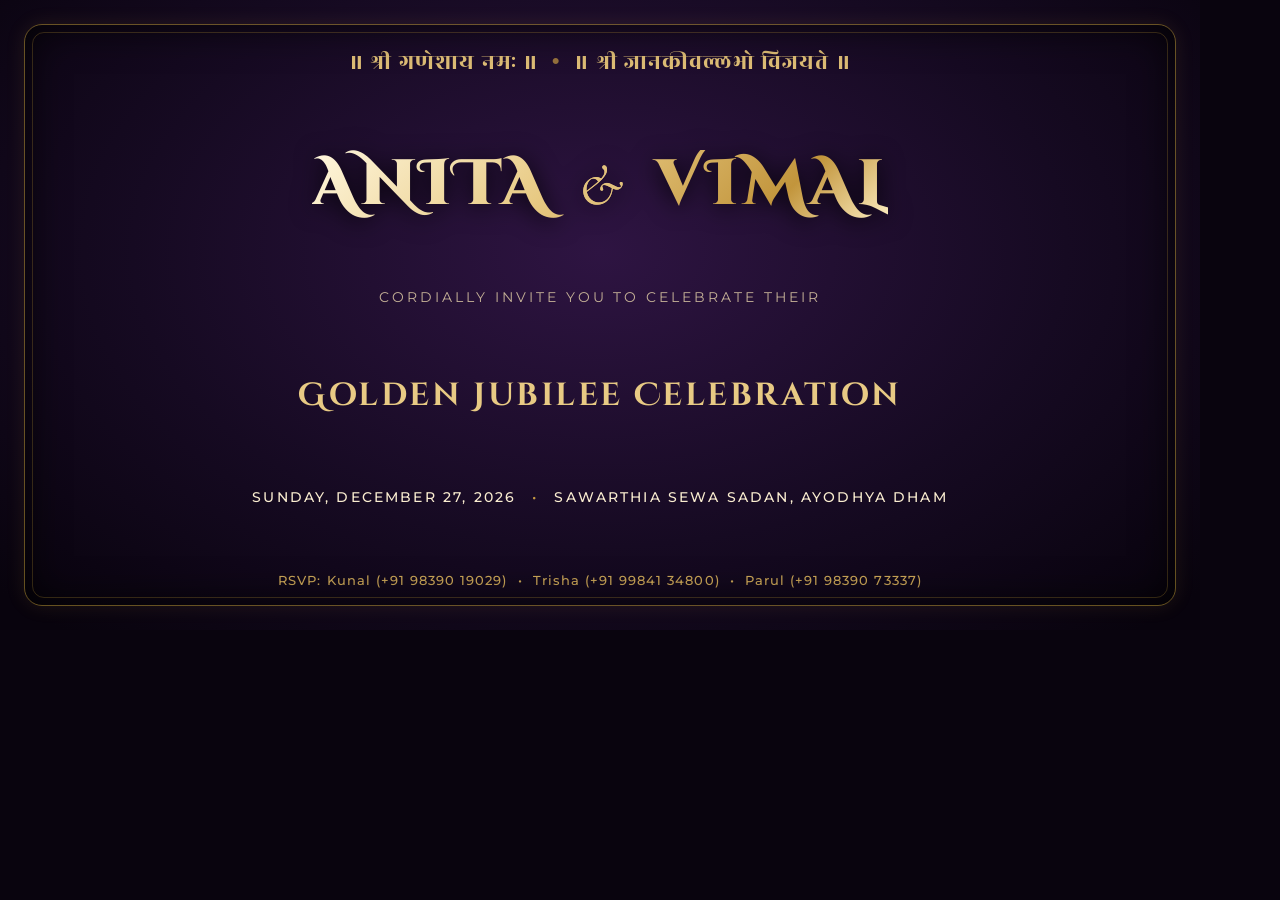
<file: og_template.html>
<!DOCTYPE html>
<html lang="en">
<head>
<meta charset="UTF-8">
<link rel="preconnect" href="https://fonts.googleapis.com">
<link rel="preconnect" href="https://fonts.gstatic.com" crossorigin>
<link href="https://fonts.googleapis.com/css2?family=Cinzel+Decorative:wght@700;900&family=Cormorant+Garamond:ital,wght@0,500;0,600;0,700;1,400;1,600&family=Montserrat:wght@400;500;600;700&family=Rozha+One&display=swap" rel="stylesheet">
<style>
  * { box-sizing: border-box; margin: 0; padding: 0; }
  
  html, body {
    width: 1200px;
    height: 630px;
    overflow: hidden;
    background: #09040e;
    color: #f7f4ec;
    font-family: 'Cormorant Garamond', Georgia, serif;
    -webkit-font-smoothing: antialiased;
  }

  .banner-container {
    width: 1200px;
    height: 630px;
    position: relative;
    background: radial-gradient(ellipse at 50% 40%, #2e1442 0%, #160a22 55%, #08030d 95%);
    display: flex;
    flex-direction: column;
    align-items: center;
    justify-content: space-between;
    padding: 46px 50px 42px;
    text-align: center;
  }

  .border-outer {
    position: absolute;
    top: 24px; left: 24px; right: 24px; bottom: 24px;
    border: 1.5px solid rgba(212, 175, 55, 0.45);
    border-radius: 18px;
    pointer-events: none;
    box-shadow: inset 0 0 40px rgba(0, 0, 0, 0.8), 0 0 20px rgba(212, 175, 55, 0.1);
  }

  .border-inner {
    position: absolute;
    top: 32px; left: 32px; right: 32px; bottom: 32px;
    border: 0.75px solid rgba(212, 175, 55, 0.22);
    border-radius: 12px;
    pointer-events: none;
  }

  .sanskrit-header {
    font-family: 'Rozha One', 'Devanagari Sangam MN', serif;
    font-size: 23px;
    color: #dfbe76;
    letter-spacing: 0.05em;
    display: flex;
    align-items: center;
    gap: 14px;
  }
  .dot-sep { color: #c49942; opacity: 0.7; }

  .badge-row {
    display: inline-flex;
    align-items: center;
    gap: 8px;
    padding: 4px 18px;
    border: 1px solid rgba(212, 175, 55, 0.32);
    border-radius: 9999px;
    font-family: 'Montserrat', sans-serif;
    font-size: 12px;
    letter-spacing: 0.22em;
    color: #faedd0;
    background: rgba(20, 10, 30, 0.55);
    margin-top: 4px;
  }

  .couple-names {
    font-family: 'Cinzel Decorative', 'Cormorant Garamond', serif;
    font-size: 64px;
    font-weight: 900;
    letter-spacing: 0.05em;
    line-height: 1.1;
    margin-top: 4px;
    background: linear-gradient(135deg, #fff7de 0%, #e8ca84 42%, #c2953c 80%, #fcedc0 100%);
    -webkit-background-clip: text;
    -webkit-text-fill-color: transparent;
    filter: drop-shadow(0 3px 12px rgba(0,0,0,0.85));
  }
  .couple-names .amp {
    font-family: 'Cormorant Garamond', serif;
    font-style: italic;
    font-weight: 400;
    font-size: 58px;
    margin: 0 10px;
    -webkit-text-fill-color: #e2c27c;
  }

  .invite-line {
    font-family: 'Montserrat', sans-serif;
    font-size: 13.5px;
    font-weight: 400;
    letter-spacing: 0.22em;
    text-transform: uppercase;
    color: #c4b096;
    margin-top: 2px;
  }

  .anniversary-title {
    font-family: 'Cinzel Decorative', 'Cormorant Garamond', serif;
    font-size: 32px;
    font-weight: 700;
    color: #e8ca84;
    letter-spacing: 0.08em;
    margin-top: 2px;
  }

  .dates-venue-bar {
    display: flex;
    align-items: center;
    gap: 16px;
    font-family: 'Montserrat', sans-serif;
    font-size: 13.5px;
    letter-spacing: 0.16em;
    color: #faedd0;
    text-transform: uppercase;
    font-weight: 500;
    margin-top: 6px;
  }
  .dates-venue-bar .sep { color: #c49942; }

  .rsvp-row {
    font-family: 'Montserrat', sans-serif;
    font-size: 13px;
    letter-spacing: 0.08em;
    color: #cfa959;
    font-weight: 500;
  }
</style>
</head>
<body>

<div class="banner-container">
  <div class="border-outer"></div>
  <div class="border-inner"></div>

  <div class="sanskrit-header">
    <span>॥ श्री गणेशाय नमः ॥</span>
    <span class="dot-sep">•</span>
    <span>॥ श्री जानकीवल्लभो विजयते ॥</span>
  </div>

  <h1 class="couple-names">ANITA <span class="amp">&</span> VIMAL</h1>

  <p class="invite-line">Cordially invite you to celebrate their</p>
  <h2 class="anniversary-title">Golden Jubilee Celebration</h2>

  <div class="dates-venue-bar">
    <span>Sunday, December 27, 2026</span>
    <span class="sep">•</span>
    <span>Sawarthia Sewa Sadan, Ayodhya Dham</span>
  </div>

  <p class="rsvp-row">RSVP: Kunal (+91 98390 19029) &nbsp;•&nbsp; Trisha (+91 99841 34800) &nbsp;•&nbsp; Parul (+91 98390 73337)</p>
</div>

</body>
</html>
</file>
<file: style.css>
/* ==========================================================================
   Anita & Vimal — 50th Golden Anniversary (Ayodhya Dham)
   Sacred Temple Aesthetic • Cinematic Mobile-First UI/UX Architecture
   ========================================================================== */

:root {
  /* ------------------------------------------------------------------------
     Heritage Royal Ayodhya Color Palette (Bespoke Antique Champagne Gold)
     ------------------------------------------------------------------------ */
  --bg-deep: #09040e;              /* Midnight Velvet Obsidian */
  --bg-surface: #14081e;           /* Rich Royal Plum */
  --bg-card: rgba(18, 9, 27, 0.72); /* Smoked Obsidian Silk Glass */
  --bg-card-border: rgba(212, 175, 55, 0.22); /* Hairline Antique Gold */
  --bg-glass: rgba(14, 7, 21, 0.88);

  /* Antique Champagne & Heritage Golds */
  --gold-100: #fff9e6;
  --gold-200: #faedd0;
  --gold-300: #f0dbaf;
  --gold-400: #e2c27c;
  --gold-500: #cfa959;
  --gold-600: #ad8637;
  --gold-700: #85611f;
  --gold-glow: rgba(212, 175, 55, 0.12);

  /* Aliases for seamless component harmony */
  --marigold-gold: #cfa959;
  --marigold-bright: #faedd0;
  --marigold-glow: rgba(212, 175, 55, 0.12);
  --kesar-primary: #7d1a29;
  --kesar-light: #e2c27c;
  --kesar-glow: rgba(212, 175, 55, 0.15);

  /* Regal Burgundy & Velvet Wine */
  --kumkum-red: #6e1320;
  --kumkum-deep: #4d0a14;

  /* Lotus & Silk Blush */
  --lotus-pink: #d8c2ad;
  --lotus-blush: #c49980;

  /* Sandalwood (Chandan) Text */
  --text-primary: #f8f5ee;
  --text-secondary: #dfd7c8;
  --text-muted: #a69888;
  --text-chandan: #f2e7d3;

  /* Radiant Sacred Gradients */
  --sacred-gold-gradient: linear-gradient(135deg, #fff7de 0%, #e2c27c 45%, #cfa959 75%, #9e7428 100%);
  --gold-foil-text: linear-gradient(135deg, #fff9e6 0%, #faedd0 30%, #dfbe76 55%, #b58933 80%, #faedd0 100%);
  --kesar-fire-gradient: linear-gradient(135deg, #7d1a29 0%, #4a0d16 100%);

  /* Typography */
  --font-display: 'Cinzel Decorative', Georgia, serif;
  --font-serif: 'Cormorant Garamond', Georgia, serif;
  --font-sans: 'Montserrat', system-ui, -apple-system, sans-serif;
  --font-devanagari: 'Rozha One', Georgia, serif;

  /* Touch Target & Mobile Safe Insets */
  --target-size: 44px;
  --safe-bottom: max(1rem, env(safe-area-inset-bottom, 0px));
  --safe-top: max(1rem, env(safe-area-inset-top, 0px));
}

/* ==========================================================================
   Base & Reset
   ========================================================================== */

*, *::before, *::after {
  box-sizing: border-box;
  margin: 0;
  padding: 0;
}

html {
  scroll-behavior: smooth;
  font-size: 16px;
  color-scheme: dark;
}

body {
  font-family: var(--font-sans);
  background-color: var(--bg-deep);
  color: var(--text-primary);
  line-height: 1.5;
  overflow-x: hidden;
  overflow-wrap: anywhere;
  -webkit-font-smoothing: antialiased;
  -moz-osx-font-smoothing: grayscale;

  background-image: 
    radial-gradient(ellipse at 50% 0%, rgba(212, 175, 55, 0.08) 0%, transparent 65%),
    radial-gradient(ellipse at 85% 30%, rgba(110, 19, 32, 0.07) 0%, transparent 55%),
    radial-gradient(ellipse at 15% 70%, rgba(18, 9, 27, 0.45) 0%, transparent 50%),
    radial-gradient(circle at 50% 90%, rgba(212, 175, 55, 0.05) 0%, transparent 50%);
  background-attachment: fixed;
}

@media (pointer: coarse) {
  :root {
    --target-size: 48px;
  }
}

:where(button, select, textarea, input:not([type="checkbox"], [type="radio"]), [role="button"], a.btn) {
  min-block-size: var(--target-size);
  min-inline-size: var(--target-size);
}

h1, h2, h3, h4 {
  text-wrap: balance;
  font-weight: 600;
  color: var(--text-primary);
}

p, li, blockquote {
  text-wrap: pretty;
}

img, svg {
  max-inline-size: 100%;
  block-size: auto;
  display: block;
}

/* Graphic SVG Icon Helpers */
.graphic-icon {
  display: inline-block;
  vertical-align: middle;
  fill: none;
  stroke: currentColor;
  stroke-width: 1.8;
  stroke-linecap: round;
  stroke-linejoin: round;
  flex-shrink: 0;
}

.bell-icon {
  inline-size: 16px;
  block-size: 16px;
  stroke-width: 2;
  color: var(--gold-300);
}

.diya-mini {
  inline-size: 14px;
  block-size: 14px;
  color: var(--marigold-bright);
}

.diya-tiny {
  inline-size: 13px;
  block-size: 13px;
  color: var(--marigold-bright);
}

.ornament-diya-svg {
  inline-size: 20px;
  block-size: 20px;
  color: var(--marigold-gold);
  filter: drop-shadow(0 0 6px var(--marigold-glow));
}

.btn-svg {
  inline-size: 16px;
  block-size: 16px;
  stroke-width: 2;
  fill: none;
  stroke: currentColor;
  flex-shrink: 0;
}

/* Canvas Floating Diyas & Sacred Embers */
#particleCanvas {
  position: fixed;
  inset: 0;
  inline-size: 100%;
  block-size: 100%;
  pointer-events: none;
  z-index: 1;
}

/* ==========================================================================
   Sound Atmosphere Control
   ========================================================================== */

.audio-control {
  position: fixed;
  top: max(0.85rem, var(--safe-top));
  right: max(0.85rem, env(safe-area-inset-right, 0px));
  z-index: 100;
}

.audio-btn {
  display: inline-flex;
  align-items: center;
  gap: 0.45rem;
  background: rgba(18, 9, 27, 0.82);
  border: 1px solid rgba(212, 175, 55, 0.32);
  border-radius: 9999px;
  padding: 0.36rem 0.95rem;
  color: var(--gold-200);
  font-family: var(--font-sans);
  font-size: 0.7rem;
  font-weight: 500;
  letter-spacing: 0.08em;
  text-transform: uppercase;
  cursor: pointer;
  box-shadow: 0 4px 16px rgba(0, 0, 0, 0.6);
  backdrop-filter: blur(12px);
  -webkit-backdrop-filter: blur(12px);
  transition: all 0.25s ease;
}

.audio-btn:hover {
  transform: translateY(-1px);
  border-color: var(--gold-400);
  color: #fff;
}

.audio-btn:not(.playing) {
  animation: audio-glow-pulse 2.8s infinite ease-in-out;
}

@keyframes audio-glow-pulse {
  0%, 100% {
    box-shadow: 0 4px 14px rgba(0, 0, 0, 0.6), 0 0 8px rgba(212, 175, 55, 0.1);
    border-color: rgba(212, 175, 55, 0.28);
  }
  50% {
    box-shadow: 0 4px 18px rgba(0, 0, 0, 0.8), 0 0 14px rgba(212, 175, 55, 0.25);
    border-color: rgba(212, 175, 55, 0.55);
    color: #fff;
  }
}

.audio-btn.playing {
  border-color: rgba(212, 175, 55, 0.55);
  background: rgba(28, 14, 42, 0.9);
  box-shadow: 0 4px 18px rgba(0, 0, 0, 0.7), 0 0 16px rgba(212, 175, 55, 0.15);
}
  box-shadow: 0 4px 18px rgba(0, 0, 0, 0.7), 0 0 16px rgba(245, 158, 11, 0.45);
}

.audio-btn.playing .bell-icon {
  animation: bell-chime 1.8s infinite ease-in-out;
  color: var(--marigold-bright);
}

@keyframes bell-chime {
  0%, 100% { transform: rotate(0); }
  10%, 30% { transform: rotate(14deg); }
  20%, 40% { transform: rotate(-14deg); }
  50% { transform: rotate(0); }
}

/* ==========================================================================
   Main Invitation Layout
   ========================================================================== */

.main-invite {
  position: relative;
  z-index: 2;
  max-inline-size: 640px;
  margin: 0 auto;
  padding: 0 1rem calc(5.5rem + var(--safe-bottom));
  opacity: 1;
  transition: opacity 0.8s ease;
  display: flex;
  flex-direction: column;
  align-items: center;
}

.main-invite > section,
.main-invite > footer {
  inline-size: 100%;
}

/* Section Dividers */
.section-ornament {
  display: flex;
  align-items: center;
  justify-content: center;
  gap: 0.65rem;
  margin: 2.75rem auto 1.25rem;
  max-inline-size: 220px;
  color: var(--marigold-gold);
}

.ornament-line {
  flex: 1;
  height: 1px;
  background: linear-gradient(90deg, transparent, var(--marigold-gold), transparent);
}

.section-header {
  text-align: center;
  margin-bottom: 1.5rem;
}

.section-tag {
  font-family: var(--font-serif);
  font-size: 0.92rem;
  letter-spacing: 0.16em;
  text-transform: uppercase;
  color: var(--marigold-bright);
  margin-bottom: 0.3rem;
}

.section-title {
  font-family: var(--font-serif);
  font-size: clamp(1.85rem, 1.4rem + 1.8vw, 2.4rem);
  background: var(--gold-foil-text);
  -webkit-background-clip: text;
  background-clip: text;
  -webkit-text-fill-color: transparent;
  margin-bottom: 0.4rem;
}

/* ==========================================================================
   Hero Section
   ========================================================================== */

.hero-section {
  min-block-size: 88dvh;
  display: flex;
  flex-direction: column;
  justify-content: center;
  align-items: center;
  text-align: center;
  padding: max(3.8rem, calc(var(--safe-top) + 2.8rem)) 0 1.5rem;
  position: relative;
  inline-size: 100%;
}

.hero-content {
  inline-size: 100%;
  display: flex;
  flex-direction: column;
  align-items: center;
  justify-content: center;
  text-align: center;
}

.cinematic-backdrop {
  position: absolute;
  inset: 0;
  pointer-events: none;
  z-index: -1;
}

.golden-radial-glow {
  position: absolute;
  top: 10%;
  left: 50%;
  transform: translateX(-50%);
  inline-size: 300px;
  block-size: 300px;
  background: radial-gradient(circle, rgba(245, 158, 11, 0.22) 0%, rgba(230, 81, 0, 0.1) 45%, transparent 70%);
  filter: blur(35px);
}

.sacred-banner {
  display: flex;
  align-items: center;
  justify-content: center;
  gap: 0.4rem;
  font-family: var(--font-devanagari);
  font-size: 0.82rem;
  color: var(--marigold-bright);
  margin-bottom: 0.85rem;
  text-shadow: 0 0 8px rgba(245, 158, 11, 0.6);
  flex-wrap: wrap;
  max-width: calc(100% - 100px);
  margin-left: auto;
  margin-right: auto;
}

.sacred-divider-dot {
  color: var(--gold-500);
  margin: 0 0.2rem;
}

.golden-badge {
  display: inline-flex;
  align-items: center;
  gap: 0.55rem;
  padding: 0.32rem 1.15rem;
  border: 1px solid rgba(212, 175, 55, 0.32);
  border-radius: 9999px;
  font-size: 0.74rem;
  letter-spacing: 0.22em;
  font-family: var(--font-sans);
  font-weight: 500;
  color: var(--gold-200);
  background: rgba(20, 10, 30, 0.5);
  margin-bottom: 0.85rem;
}

.cinematic-kicker {
  font-family: var(--font-serif);
  font-size: 1.05rem;
  font-style: italic;
  color: var(--lotus-pink);
  margin-bottom: 0.35rem;
}

.grandparents-names {
  font-family: var(--font-display);
  font-size: clamp(2.3rem, 1.7rem + 3.8vw, 3.8rem);
  line-height: 1.15;
  background: var(--gold-foil-text);
  -webkit-background-clip: text;
  background-clip: text;
  -webkit-text-fill-color: transparent;
  margin-bottom: 0.65rem;
  letter-spacing: 0.02em;
  filter: drop-shadow(0 3px 15px rgba(0, 0, 0, 0.85));
}

.name-amp {
  font-family: var(--font-serif);
  font-style: italic;
  font-weight: 400;
  font-size: 0.85em;
  color: var(--marigold-bright);
  margin: 0 0.1em;
}

.anniversary-subtitle {
  font-family: var(--font-serif);
  font-size: 1.05rem;
  color: var(--text-chandan);
  margin-bottom: 0.25rem;
}

.golden-anniversary-title {
  font-family: var(--font-display);
  font-size: clamp(1.4rem, 1.15rem + 1.2vw, 2.1rem);
  background: var(--gold-foil-text);
  -webkit-background-clip: text;
  background-clip: text;
  -webkit-text-fill-color: transparent;
  letter-spacing: 0.06em;
  font-weight: 700;
  margin-bottom: 0.25rem;
}

/* Aristocratic Celebration Milestone Crest */
.hero-dates-crest {
  display: flex;
  flex-direction: column;
  align-items: center;
  margin: 1.25rem auto 1.5rem;
  width: 100%;
  max-width: 380px;
}

.crest-line {
  width: 120px;
  height: 1px;
  background: linear-gradient(90deg, transparent, rgba(212, 175, 55, 0.45), transparent);
  margin: 0.65rem 0;
}

.hero-celebration-dates {
  font-family: var(--font-serif);
  font-size: 1.35rem;
  letter-spacing: 0.1em;
  color: var(--gold-200);
  font-weight: 600;
  text-transform: uppercase;
}

.hero-celebration-place {
  font-family: var(--font-sans);
  font-size: 0.76rem;
  letter-spacing: 0.16em;
  color: var(--text-muted);
  text-transform: uppercase;
  margin-top: 0.25rem;
}

.countdown-title {
  display: flex;
  align-items: center;
  justify-content: center;
  gap: 0.45rem;
  font-size: 0.72rem;
  text-transform: uppercase;
  letter-spacing: 0.12em;
  color: var(--marigold-bright);
  margin-bottom: 0.75rem;
  font-weight: 600;
  text-align: center;
}

.countdown-grid {
  display: flex;
  align-items: center;
  justify-content: center;
  gap: clamp(0.2rem, 1.2vw, 0.5rem);
  margin: 0 auto;
  width: 100%;
}

.time-box {
  display: flex;
  flex-direction: column;
  align-items: center;
  justify-content: center;
  flex: 1;
  min-inline-size: 0;
  text-align: center;
}

.time-val {
  font-family: var(--font-serif);
  font-size: clamp(1.4rem, 1.15rem + 1.2vw, 1.75rem);
  font-weight: 700;
  color: var(--gold-300);
  line-height: 1.1;
  text-align: center;
}

.time-unit {
  font-size: 0.62rem;
  text-transform: uppercase;
  letter-spacing: 0.08em;
  color: var(--lotus-pink);
  margin-top: 2px;
  text-align: center;
}

.time-sep {
  font-size: 1.25rem;
  color: var(--marigold-gold);
  line-height: 1;
  margin-bottom: 0.75rem;
  text-align: center;
  flex-shrink: 0;
}

.scroll-down-indicator {
  display: inline-flex;
  flex-direction: column;
  align-items: center;
  justify-content: center;
  gap: 0.3rem;
  color: var(--marigold-bright);
  text-decoration: none;
  font-size: 0.74rem;
  letter-spacing: 0.12em;
  text-transform: uppercase;
  opacity: 0.85;
  transition: opacity 0.2s, transform 0.2s;
  margin: 0.4rem auto 0;
  text-align: center;
}

.scroll-down-indicator:hover {
  opacity: 1;
  transform: translateY(2px);
}

.scroll-arrow {
  animation: bounce-down 2s infinite ease-in-out;
}

@keyframes bounce-down {
  0%, 100% { transform: translateY(0); }
  50% { transform: translateY(5px); }
}

/* ==========================================================================
   Section 2: 3-Day Itinerary Tabs (Crisp & Concise)
   ========================================================================== */

.day-tabs-nav {
  display: grid;
  grid-template-columns: repeat(3, 1fr);
  gap: 0.4rem;
  margin-bottom: 1.25rem;
  background: rgba(20, 13, 32, 0.85);
  padding: 0.35rem;
  border-radius: 12px;
  border: 1px solid rgba(245, 158, 11, 0.28);
}

.day-tab-btn {
  background: none;
  border: none;
  border-radius: 9px;
  padding: 0.55rem 0.25rem;
  display: flex;
  flex-direction: column;
  align-items: center;
  justify-content: center;
  gap: 0.15rem;
  color: var(--text-chandan);
  cursor: pointer;
  transition: all 0.22s ease;
  min-block-size: var(--target-size);
}

.tab-day-num {
  font-family: var(--font-display);
  font-size: 0.84rem;
  font-weight: 700;
  letter-spacing: 0.04em;
  color: var(--text-primary);
}

.tab-day-label {
  font-size: 0.62rem;
  letter-spacing: 0.02em;
  text-transform: uppercase;
  color: var(--lotus-pink);
  white-space: nowrap;
}

.day-tab-btn.active {
  background: var(--sacred-gold-gradient);
  color: #12091c;
  box-shadow: 0 4px 14px rgba(245, 158, 11, 0.35);
}

.day-tab-btn.active .tab-day-num {
  color: #12091c;
}

.day-tab-btn.active .tab-day-label {
  color: #4a2800;
  font-weight: 700;
}

.day-panel {
  display: flex;
  flex-direction: column;
  gap: 0.85rem;
}

.day-card-header {
  background: var(--bg-card);
  border: 1px solid var(--bg-card-border);
  border-radius: 14px;
  padding: 1rem 1.25rem;
  text-align: center;
}

.sacred-header-glow {
  border: 1px solid rgba(230, 81, 0, 0.5);
  background: linear-gradient(135deg, rgba(46, 24, 40, 0.9) 0%, rgba(26, 14, 38, 0.9) 100%);
}

.day-badge {
  display: inline-block;
  font-family: var(--font-sans);
  font-size: 0.72rem;
  font-weight: 600;
  letter-spacing: 0.08em;
  text-transform: uppercase;
  color: var(--marigold-bright);
  border: 1px solid var(--marigold-gold);
  border-radius: 9999px;
  padding: 0.2rem 0.75rem;
  margin-bottom: 0.4rem;
}

.golden-badge-glow {
  background: rgba(245, 158, 11, 0.18);
  border-color: var(--marigold-bright);
}

/* ==========================================================================
   Section 2: Royal Celebration Programme
   ========================================================================== */

.itinerary-container,
.programme-card {
  background: var(--bg-card);
  border: 1px solid var(--bg-card-border);
  border-radius: 18px;
  padding: 1.6rem 1.4rem;
  box-shadow: 0 10px 32px rgba(0, 0, 0, 0.55);
}

.royal-timeline {
  display: flex;
  flex-direction: column;
  position: relative;
  margin: 0.25rem 0;
}

/* Continuous vertical golden thread connecting events */
.royal-timeline::before {
  content: "";
  position: absolute;
  top: 14px;
  bottom: 18px;
  left: 104px;
  width: 1px;
  background: linear-gradient(to bottom, 
    rgba(245, 158, 11, 0.2) 0%, 
    rgba(245, 158, 11, 0.6) 20%, 
    rgba(245, 158, 11, 0.6) 80%, 
    rgba(245, 158, 11, 0.2) 100%
  );
}

.timeline-row {
  display: flex;
  align-items: flex-start;
  position: relative;
  padding: 0.85rem 0;
}

.timeline-time {
  width: 92px;
  flex-shrink: 0;
  font-family: var(--font-sans);
  font-size: 0.95rem;
  font-weight: 600;
  color: #ffd778;
  text-align: right;
  padding-right: 18px;
  letter-spacing: 0.03em;
  white-space: nowrap;
  line-height: 1.35;
  padding-top: 1px;
}

.timeline-bullet {
  width: 11px;
  height: 11px;
  border-radius: 50%;
  background: #170a22;
  border: 2px solid var(--marigold-gold);
  flex-shrink: 0;
  margin-top: 4px;
  z-index: 2;
  box-shadow: 0 0 8px rgba(245, 158, 11, 0.4);
}

.sacred-bullet {
  border-color: #fb923c;
  box-shadow: 0 0 10px rgba(251, 146, 60, 0.6);
}

.wedding-bullet {
  border-color: var(--champagne-gold);
  box-shadow: 0 0 10px rgba(254, 240, 138, 0.6);
}

.gala-bullet {
  border-color: #ffd778;
  background: #ffd778;
  box-shadow: 0 0 12px rgba(255, 215, 120, 0.8);
}

.timeline-body {
  flex: 1;
  padding-left: 18px;
}

.event-title {
  font-family: var(--font-serif);
  font-size: 1.25rem;
  font-weight: 600;
  color: var(--text-primary);
  line-height: 1.25;
  letter-spacing: 0.01em;
}

.highlight-event .event-title {
  color: #ffffff;
}

.event-attire-hint {
  margin-top: 0.35rem;
  font-family: var(--font-serif);
  font-size: 0.95rem;
  font-style: italic;
  color: #dfbe76;
  letter-spacing: 0.02em;
  line-height: 1.35;
  display: flex;
  align-items: center;
  flex-wrap: wrap;
  gap: 0.35rem;
}

.event-attire-hint .hint-prefix {
  font-family: var(--font-sans);
  font-style: normal;
  font-size: 0.7rem;
  font-weight: 700;
  text-transform: uppercase;
  letter-spacing: 0.08em;
  color: rgba(223, 190, 118, 0.7);
}

.event-attire-hint .hint-val {
  color: #fed7aa;
}

.event-attire-hint.gala-hint .hint-val {
  color: #faedd0;
}

/* ==========================================================================
   Royal Celebration Attire Guide (Atelier Swatches)
   ========================================================================== */

.attire-guide-card {
  background: radial-gradient(ellipse at 50% 0%, rgba(46, 22, 65, 0.65) 0%, rgba(18, 9, 28, 0.92) 100%);
  border: 1px solid rgba(212, 175, 55, 0.32);
  border-radius: 18px;
  padding: 1.65rem 1.4rem;
  box-shadow: 0 12px 35px rgba(0, 0, 0, 0.6), inset 0 0 24px rgba(212, 175, 55, 0.04);
  margin-top: 1.25rem;
}

.guide-header-block {
  text-align: center;
  margin-bottom: 1.35rem;
}

.guide-kicker {
  font-family: var(--font-sans);
  font-size: 0.72rem;
  font-weight: 600;
  text-transform: uppercase;
  letter-spacing: 0.22em;
  color: var(--champagne-gold);
  margin-bottom: 0.35rem;
}

.guide-main-title {
  font-family: var(--font-serif);
  font-size: clamp(1.35rem, 1.2rem + 1vw, 1.65rem);
  font-weight: 600;
  letter-spacing: 0.04em;
  background: var(--gold-foil-text);
  -webkit-background-clip: text;
  background-clip: text;
  -webkit-text-fill-color: transparent;
  color: #faedd0;
  margin: 0;
}

.guide-subtitle {
  font-family: var(--font-serif);
  font-size: 0.92rem;
  font-style: italic;
  color: var(--text-muted);
  margin-top: 0.35rem;
  letter-spacing: 0.02em;
}

.guide-gold-rule {
  display: flex;
  align-items: center;
  justify-content: center;
  gap: 12px;
  max-width: 280px;
  margin: 0.85rem auto 0;
}

.guide-gold-rule .rule-line {
  flex: 1;
  height: 1px;
  background: linear-gradient(90deg, transparent, rgba(212, 175, 55, 0.45), transparent);
}

.guide-gold-rule .rule-diamond {
  color: #cfa959;
  font-size: 0.65rem;
  opacity: 0.85;
}

.attire-sections-wrap {
  display: flex;
  flex-direction: column;
  gap: 1.35rem;
}

.attire-event-card {
  display: flex;
  flex-direction: column;
  gap: 0.85rem;
}

.attire-event-heading {
  text-align: center;
}

.event-time-badge {
  display: inline-block;
  font-family: var(--font-sans);
  font-size: 0.68rem;
  font-weight: 600;
  letter-spacing: 0.15em;
  text-transform: uppercase;
  color: rgba(223, 190, 118, 0.85);
  margin-bottom: 0.25rem;
}

.attire-event-title {
  font-family: var(--font-serif);
  font-size: 1.22rem;
  font-weight: 600;
  color: #ffffff;
  letter-spacing: 0.02em;
  margin: 0;
}

.attire-theme-line {
  font-family: var(--font-serif);
  font-size: 0.96rem;
  font-style: italic;
  color: var(--text-secondary);
  margin-top: 0.25rem;
}

.theme-highlight {
  font-style: normal;
  font-weight: 600;
  letter-spacing: 0.02em;
}

.theme-highlight.orange-theme {
  color: #fed7aa;
}

.theme-highlight.gold-theme {
  color: #ffd778;
}

/* Silk Swatches Row (Hawan) */
.swatches-palette-container {
  display: flex;
  flex-direction: column;
  align-items: center;
  gap: 0.65rem;
  padding: 0.4rem 0;
}

.swatches-row {
  display: flex;
  align-items: flex-start;
  justify-content: center;
  gap: 1.1rem;
  flex-wrap: wrap;
}

.swatch-item {
  display: flex;
  flex-direction: column;
  align-items: center;
  gap: 0.4rem;
  min-width: 48px;
}

.swatch-disc {
  width: 38px;
  height: 38px;
  border-radius: 50%;
  border: 1.5px solid rgba(223, 190, 118, 0.7);
  box-shadow: 0 4px 12px rgba(0, 0, 0, 0.45), inset 0 2px 4px rgba(255, 255, 255, 0.25);
  transition: transform 0.2s ease, box-shadow 0.2s ease;
}

.swatch-disc:hover {
  transform: translateY(-2px) scale(1.06);
  box-shadow: 0 6px 16px rgba(212, 175, 55, 0.4);
}

.swatch-peach {
  background: radial-gradient(circle at 35% 35%, #fff1e5 0%, #fed7aa 60%, #fdba74 100%);
}

.swatch-apricot {
  background: radial-gradient(circle at 35% 35%, #ffedd5 0%, #fb923c 60%, #f97316 100%);
}

.swatch-saffron {
  background: radial-gradient(circle at 35% 35%, #ffedd5 0%, #ea580c 60%, #c2410c 100%);
}

.swatch-tangerine {
  background: radial-gradient(circle at 35% 35%, #fdba74 0%, #c2410c 60%, #9a3412 100%);
}

.swatch-marigold {
  background: radial-gradient(circle at 35% 35%, #f97316 0%, #9a3412 60%, #7c2d12 100%);
}

.swatch-name {
  font-family: var(--font-sans);
  font-size: 0.72rem;
  font-weight: 500;
  color: #dfd7c8;
  letter-spacing: 0.03em;
  text-align: center;
}

.swatch-gradient-bar {
  width: 100%;
  max-width: 380px;
  height: 4px;
  border-radius: 999px;
  margin-top: 0.2rem;
}

.orange-gradient-bar {
  background: linear-gradient(90deg, #ffedd5 0%, #fed7aa 25%, #fb923c 50%, #ea580c 75%, #9a3412 100%);
  box-shadow: 0 1px 6px rgba(234, 88, 12, 0.3);
}

.swatch-palette-hint {
  font-family: var(--font-serif);
  font-size: 0.82rem;
  font-style: italic;
  color: var(--text-muted);
  margin-top: 0.1rem;
}

.attire-event-divider {
  height: 1px;
  background: linear-gradient(90deg, transparent, rgba(212, 175, 55, 0.28), transparent);
  margin: 0.35rem 0;
}

/* Gala Attendees (Gentlemen & Ladies) */
.gala-guidelines-wrap {
  display: grid;
  grid-template-columns: 1fr;
  gap: 0.95rem;
}

@media (min-width: 500px) {
  .gala-guidelines-wrap {
    grid-template-columns: 1fr 1fr;
    gap: 1.15rem;
  }
}

.gala-attendee-card {
  display: flex;
  align-items: center;
  gap: 1rem;
  background: rgba(14, 7, 21, 0.55);
  border: 1px solid rgba(212, 175, 55, 0.22);
  border-radius: 14px;
  padding: 1rem 1.15rem;
  transition: transform 0.2s, border-color 0.2s;
}

.gala-attendee-card:hover {
  border-color: rgba(212, 175, 55, 0.45);
  transform: translateY(-1px);
}

.attendee-avatar-wrap {
  flex-shrink: 0;
}

.swatch-black {
  background: radial-gradient(circle at 35% 35%, #2a2a2a 0%, #111111 60%, #000000 100%);
  border-color: rgba(255, 255, 255, 0.35);
  box-shadow: 0 4px 12px rgba(0, 0, 0, 0.7);
}

.swatch-gold-gradient {
  background: radial-gradient(circle at 35% 35%, #fff9e6 0%, #f0dbaf 40%, #cfa959 75%, #85611f 100%);
  border-color: rgba(255, 240, 180, 0.8);
  box-shadow: 0 4px 14px rgba(212, 175, 55, 0.35);
}

.attendee-content {
  display: flex;
  flex-direction: column;
  gap: 0.2rem;
  text-align: left;
}

.attendee-title {
  font-family: var(--font-sans);
  font-size: 0.72rem;
  font-weight: 700;
  text-transform: uppercase;
  letter-spacing: 0.12em;
  color: var(--champagne-gold);
  margin: 0;
}

.attendee-color-badge {
  font-family: var(--font-serif);
  font-size: 1.08rem;
  font-weight: 600;
  color: #ffffff;
  line-height: 1.25;
  margin: 0;
}

.attendee-color-badge.gold-badge {
  color: #faedd0;
}

.attendee-style-guide {
  font-family: var(--font-sans);
  font-size: 0.73rem;
  color: var(--text-muted);
  line-height: 1.35;
  margin-top: 0.1rem;
}

@media (max-width: 480px) {
  .royal-timeline::before {
    left: 88px;
  }
  .timeline-time {
    width: 78px;
    font-size: 0.88rem;
    padding-right: 12px;
  }
  .timeline-body {
    padding-left: 14px;
  }
  .event-title {
    font-size: 1.1rem;
  }
  .swatches-row {
    gap: 0.75rem;
  }
  .swatch-disc {
    width: 32px;
    height: 32px;
  }
  .swatch-name {
    font-size: 0.68rem;
  }
  .gala-attendee-card {
    padding: 0.85rem 0.95rem;
  }
}

.itinerary-actions {
  display: grid;
  grid-template-columns: 1fr;
  gap: 0.65rem;
  margin-top: 1.35rem;
}

@media (min-width: 440px) {
  .itinerary-actions {
    grid-template-columns: 1fr 1fr;
  }
}

/* ==========================================================================
   Section 3: Dedicated Venue Card
   ========================================================================== */

.venue-card {
  background: linear-gradient(135deg, rgba(34, 18, 48, 0.92) 0%, rgba(20, 11, 32, 0.95) 100%);
  border: 1px solid rgba(245, 158, 11, 0.4);
  border-radius: 16px;
  padding: 1.5rem 1.35rem;
  box-shadow: 0 12px 35px rgba(0, 0, 0, 0.7);
}

.venue-header-box {
  text-align: center;
  border-bottom: 1px solid rgba(245, 158, 11, 0.2);
  padding-bottom: 0.9rem;
  margin-bottom: 1.15rem;
}

.venue-main-name {
  font-family: var(--font-serif);
  font-size: clamp(1.45rem, 1.2rem + 1.2vw, 1.85rem);
  background: var(--gold-foil-text);
  -webkit-background-clip: text;
  background-clip: text;
  -webkit-text-fill-color: transparent;
  margin-bottom: 0.3rem;
}

.venue-sub-tag {
  font-size: 0.84rem;
  color: var(--lotus-pink);
}

.venue-meta-list {
  display: flex;
  flex-direction: column;
  gap: 0.85rem;
  margin-bottom: 1.35rem;
}

.venue-meta-row {
  display: flex;
  align-items: flex-start;
  gap: 0.75rem;
}

.venue-row-icon {
  inline-size: 18px;
  block-size: 18px;
  color: var(--marigold-bright);
  margin-top: 2px;
}

.venue-row-text strong {
  display: inline-block;
  font-size: 0.88rem;
  color: var(--text-primary);
  margin-bottom: 0.15rem;
}

.venue-row-text p {
  font-size: 0.85rem;
  color: var(--text-chandan);
  line-height: 1.45;
}

.venue-actions-grid {
  display: grid;
  grid-template-columns: 1fr;
  gap: 0.65rem;
}

@media (min-width: 440px) {
  .venue-actions-grid {
    grid-template-columns: 1fr 1fr;
  }
}

/* ==========================================================================
   Section 4: Weather & Packing Advisory
   ========================================================================== */

.weather-card {
  background: linear-gradient(135deg, rgba(28, 17, 40, 0.88) 0%, rgba(18, 11, 28, 0.92) 100%);
  border: 1px solid rgba(245, 158, 11, 0.32);
  border-radius: 16px;
  padding: 1.35rem 1.25rem;
  box-shadow: 0 8px 25px rgba(0, 0, 0, 0.6);
}

.weather-stats-grid {
  display: grid;
  grid-template-columns: 1fr 1fr;
  gap: 0.75rem;
  margin-bottom: 1.15rem;
}

.weather-stat-box {
  background: rgba(14, 9, 22, 0.7);
  border: 1px solid rgba(245, 158, 11, 0.22);
  border-radius: 12px;
  padding: 0.95rem 0.85rem;
  display: flex;
  align-items: center;
  gap: 0.75rem;
}

.daytime-box {
  border-left: 3px solid var(--marigold-bright);
}

.nighttime-box {
  border-left: 3px solid #90caf9;
}

.weather-svg {
  inline-size: 26px;
  block-size: 26px;
}

.sun-svg {
  color: var(--marigold-bright);
}

.moon-svg {
  color: #90caf9;
}

.stat-meta {
  display: flex;
  flex-direction: column;
}

.stat-label {
  font-size: 0.68rem;
  letter-spacing: 0.08em;
  text-transform: uppercase;
  color: var(--lotus-pink);
}

.stat-temp {
  font-family: var(--font-serif);
  font-size: 1.3rem;
  color: var(--text-primary);
  line-height: 1.2;
}

.stat-desc {
  font-size: 0.76rem;
  color: var(--text-muted);
}

/* ==========================================================================
   Section 5: Ayodhya Significance
   ========================================================================== */

.destination-card {
  background: linear-gradient(135deg, rgba(38, 20, 48, 0.85) 0%, rgba(22, 12, 34, 0.9) 100%);
  border: 1px solid rgba(245, 158, 11, 0.35);
  border-radius: 16px;
  padding: 1.5rem 1.25rem;
  text-align: center;
}

.sacred-tag {
  font-size: 0.74rem;
  letter-spacing: 0.14em;
  text-transform: uppercase;
  color: var(--marigold-bright);
  margin-bottom: 0.35rem;
  display: block;
}

.destination-title {
  font-family: var(--font-serif);
  font-size: 1.5rem;
  background: var(--gold-foil-text);
  -webkit-background-clip: text;
  background-clip: text;
  -webkit-text-fill-color: transparent;
  margin-bottom: 0.5rem;
}

.destination-text {
  font-size: 0.9rem;
  color: var(--text-chandan);
  line-height: 1.5;
  max-inline-size: 460px;
  margin: 0 auto 1rem;
}

.ayodhya-highlights {
  display: flex;
  flex-wrap: wrap;
  gap: 0.45rem;
  justify-content: center;
}

.highlight-pill {
  font-size: 0.74rem;
  padding: 0.3rem 0.8rem;
  border-radius: 9999px;
  background: rgba(245, 158, 11, 0.1);
  border: 1px solid rgba(245, 158, 11, 0.3);
  color: var(--gold-300);
}

/* ==========================================================================
   Buttons
   ========================================================================== */

.btn {
  display: inline-flex;
  align-items: center;
  justify-content: center;
  gap: 0.45rem;
  font-family: var(--font-sans);
  font-size: 0.85rem;
  font-weight: 600;
  letter-spacing: 0.03em;
  padding: 0.7rem 1.15rem;
  border-radius: 10px;
  cursor: pointer;
  text-decoration: none;
  transition: all 0.22s ease;
  border: 1px solid transparent;
  outline: none;
  text-align: center;
}

.btn-primary {
  background: var(--sacred-gold-gradient);
  color: #12091c;
  box-shadow: 0 4px 14px rgba(245, 158, 11, 0.35);
}

.btn-primary:hover,
.btn-primary:focus-visible {
  box-shadow: 0 6px 20px rgba(245, 158, 11, 0.5);
  transform: translateY(-1px);
}

.btn-secondary {
  background: rgba(26, 16, 42, 0.85);
  border: 1px solid rgba(245, 158, 11, 0.4);
  color: var(--gold-300);
}

.btn-secondary:hover,
.btn-secondary:focus-visible {
  border-color: var(--marigold-bright);
  background: rgba(38, 24, 58, 0.95);
  color: #fff;
  transform: translateY(-1px);
}

.btn-whatsapp {
  background: var(--sacred-gold-gradient) !important;
  color: #12091c !important;
  font-weight: 700;
  border-radius: 10px;
  padding: 0.85rem 1.25rem;
  box-shadow: 0 4px 16px rgba(212, 175, 55, 0.3) !important;
  inline-size: 100%;
}

.btn-whatsapp:hover,
.btn-whatsapp:focus-visible {
  box-shadow: 0 6px 22px rgba(212, 175, 55, 0.45) !important;
  transform: translateY(-1px);
}

/* ==========================================================================
   Section 6: RSVP Section
   ========================================================================== */

.rsvp-container {
  background: var(--bg-card);
  border: 1px solid var(--bg-card-border);
  border-radius: 16px;
  padding: 1.5rem 1.35rem;
  box-shadow: 0 10px 30px rgba(0, 0, 0, 0.65);
}

.rsvp-contacts-section {
  text-align: center;
  margin-bottom: 1.5rem;
}

.rsvp-choice-title {
  font-family: var(--font-serif);
  font-size: 1.25rem;
  color: var(--marigold-bright);
  margin-bottom: 0.25rem;
}

.rsvp-choice-subtitle {
  font-size: 0.82rem;
  color: var(--lotus-pink);
  margin-bottom: 1rem;
}

.rsvp-contacts-grid {
  display: grid;
  grid-template-columns: 1fr;
  gap: 0.85rem;
}

.rsvp-contact-card {
  background: rgba(22, 13, 34, 0.7);
  border: 1px solid rgba(245, 158, 11, 0.28);
  border-radius: 12px;
  padding: 0.95rem 1.15rem;
  display: flex;
  flex-direction: column;
  gap: 0.75rem;
  text-align: left;
  transition: transform 0.2s ease, border-color 0.2s ease, box-shadow 0.2s ease;
}

.rsvp-contact-card:hover {
  border-color: rgba(245, 158, 11, 0.55);
  box-shadow: 0 4px 18px rgba(0, 0, 0, 0.4), 0 0 12px rgba(245, 158, 11, 0.15);
}

@media (min-width: 520px) {
  .rsvp-contact-card {
    flex-direction: row;
    align-items: center;
    justify-content: space-between;
  }

  .contact-actions {
    min-width: 230px;
    flex-shrink: 0;
  }
}

.contact-header {
  display: flex;
  align-items: center;
  gap: 0.75rem;
}

.contact-avatar {
  inline-size: 38px;
  block-size: 38px;
  border-radius: 50%;
  background: linear-gradient(135deg, var(--kesar-light) 0%, var(--marigold-gold) 100%);
  color: #12091c;
  display: flex;
  align-items: center;
  justify-content: center;
  font-family: var(--font-display);
  font-weight: 700;
  font-size: 1.1rem;
  flex-shrink: 0;
}

.contact-info {
  display: flex;
  flex-direction: column;
}

.contact-name {
  font-family: var(--font-serif);
  font-size: 1.15rem;
  color: var(--marigold-bright);
  line-height: 1.2;
}

.contact-phone {
  font-size: 0.82rem;
  color: var(--text-chandan);
  text-decoration: none;
  letter-spacing: 0.04em;
  transition: color 0.2s;
}

.contact-phone:hover {
  color: var(--gold-300);
}

.contact-actions {
  display: grid;
  grid-template-columns: 1fr 1fr;
  gap: 0.45rem;
}

.btn-whatsapp-sm {
  background: var(--sacred-gold-gradient);
  color: #12091c;
  border-radius: 8px;
  padding: 0.55rem 0.65rem;
  font-size: 0.78rem;
  display: inline-flex;
  align-items: center;
  justify-content: center;
  gap: 0.35rem;
  text-decoration: none;
  font-weight: 700;
  white-space: nowrap;
  box-shadow: 0 2px 10px rgba(212, 175, 55, 0.25);
  transition: transform 0.18s, box-shadow 0.18s;
  min-block-size: 40px;
}

.btn-whatsapp-sm:hover {
  transform: translateY(-1px);
  box-shadow: 0 4px 14px rgba(212, 175, 55, 0.4);
}

.btn-call-sm {
  background: rgba(38, 22, 54, 0.85);
  color: var(--text-chandan);
  border: 1px solid rgba(245, 158, 11, 0.35);
  border-radius: 8px;
  padding: 0.55rem 0.65rem;
  font-size: 0.78rem;
  display: inline-flex;
  align-items: center;
  justify-content: center;
  gap: 0.35rem;
  text-decoration: none;
  font-weight: 600;
  white-space: nowrap;
  transition: transform 0.18s, border-color 0.18s, color 0.18s;
  min-block-size: 40px;
}

.btn-call-sm:hover {
  border-color: var(--marigold-bright);
  color: #fff;
  transform: translateY(-1px);
}

.rsvp-divider {
  display: flex;
  align-items: center;
  justify-content: center;
  margin: 1.5rem 0;
  position: relative;
}

.rsvp-divider::before {
  content: "";
  position: absolute;
  left: 0;
  right: 0;
  height: 1px;
  background: rgba(245, 158, 11, 0.22);
}

.rsvp-divider span {
  position: relative;
  background: var(--bg-surface);
  padding: 0 0.85rem;
  font-size: 0.7rem;
  letter-spacing: 0.14em;
  color: var(--marigold-gold);
}

.rsvp-form {
  display: flex;
  flex-direction: column;
  gap: 1rem;
}

.form-group {
  display: flex;
  flex-direction: column;
  gap: 0.35rem;
}

.form-group label {
  font-size: 0.8rem;
  font-weight: 500;
  color: var(--text-chandan);
}

.required {
  color: #ff8585;
}

.form-group input,
.form-group select,
.form-group textarea {
  background: rgba(15, 10, 24, 0.75);
  border: 1px solid rgba(245, 158, 11, 0.32);
  border-radius: 9px;
  padding: 0.72rem 0.9rem;
  color: var(--text-primary);
  font-family: var(--font-sans);
  font-size: 0.92rem;
  outline: none;
  transition: border-color 0.2s;
}

.form-group input:focus,
.form-group select:focus,
.form-group textarea:focus {
  border-color: var(--marigold-bright);
}

.form-group textarea {
  resize: vertical;
}

.field-error {
  font-size: 0.74rem;
  color: #ff8585;
}

.submit-rsvp-btn {
  inline-size: 100%;
  padding: 0.85rem 1.25rem;
  margin-top: 0.3rem;
}

.btn-whatsapp-submit {
  display: inline-flex;
  align-items: center;
  justify-content: center;
  gap: 0.55rem;
  background: var(--sacred-gold-gradient) !important;
  color: #12091c !important;
  border: 1px solid rgba(255, 248, 220, 0.35);
  font-family: var(--font-sans);
  font-size: 0.95rem;
  font-weight: 700;
  letter-spacing: 0.03em;
  border-radius: 10px;
  box-shadow: 0 4px 18px rgba(212, 175, 55, 0.38) !important;
  cursor: pointer;
  transition: transform 0.18s, box-shadow 0.18s, background 0.18s;
}

.btn-whatsapp-submit:hover,
.btn-whatsapp-submit:focus-visible {
  transform: translateY(-2px);
  box-shadow: 0 6px 26px rgba(212, 175, 55, 0.55) !important;
  background: linear-gradient(135deg, #fff9e6 0%, #f0dbaf 40%, #dfbe76 80%, #ad8637 100%) !important;
}

.btn-whatsapp-submit .btn-svg {
  width: 1.25rem;
  height: 1.25rem;
  color: #12091c !important;
  fill: #12091c !important;
}

.form-success-msg {
  background: rgba(42, 22, 60, 0.75);
  border: 1px solid rgba(212, 175, 55, 0.45);
  color: #faedd0;
  padding: 0.95rem;
  border-radius: 10px;
  font-size: 0.88rem;
  text-align: center;
  margin-top: 0.75rem;
  line-height: 1.45;
  box-shadow: 0 4px 18px rgba(0, 0, 0, 0.4);
}

/* ==========================================================================
   Section 7: Blessings Wall
   ========================================================================== */

.blessings-wrap {
  display: flex;
  flex-direction: column;
  gap: 1.15rem;
}

.blessing-form {
  background: var(--bg-card);
  border: 1px solid var(--bg-card-border);
  border-radius: 14px;
  padding: 1.15rem;
  display: flex;
  flex-direction: column;
  gap: 0.75rem;
}

.form-row {
  display: flex;
  gap: 0.55rem;
}

.form-row input {
  flex: 1;
  background: rgba(15, 10, 24, 0.75);
  border: 1px solid rgba(245, 158, 11, 0.32);
  border-radius: 9px;
  padding: 0.65rem 0.85rem;
  color: var(--text-primary);
  font-family: var(--font-sans);
  font-size: 0.86rem;
}

.send-blessing-btn {
  padding: 0.65rem 1rem;
  font-size: 0.8rem;
  white-space: nowrap;
}

.blessing-form textarea {
  background: rgba(15, 10, 24, 0.75);
  border: 1px solid rgba(245, 158, 11, 0.32);
  border-radius: 9px;
  padding: 0.7rem 0.85rem;
  color: var(--text-primary);
  font-family: var(--font-sans);
  font-size: 0.86rem;
  resize: none;
}

.blessings-feed {
  display: flex;
  flex-direction: column;
  gap: 0.85rem;
}

.empty-blessings-note {
  text-align: center;
  font-family: var(--font-serif);
  font-style: italic;
  font-size: 0.95rem;
  color: var(--lotus-pink);
  padding: 1.25rem 1rem;
  background: rgba(22, 13, 34, 0.45);
  border: 1px dashed rgba(245, 158, 11, 0.25);
  border-radius: 12px;
  margin: 0;
}

.blessing-card {
  background: var(--bg-card);
  border: 1px solid rgba(245, 158, 11, 0.28);
  border-left: 3px solid var(--kesar-light);
  border-radius: 12px;
  padding: 1rem 1.15rem;
  box-shadow: 0 4px 14px rgba(0, 0, 0, 0.35);
}

.blessing-quote {
  font-family: var(--font-serif);
  font-size: 0.98rem;
  font-style: italic;
  color: var(--text-chandan);
  line-height: 1.5;
  margin-bottom: 0.4rem;
}

.blessing-sender {
  display: block;
  font-size: 0.78rem;
  color: var(--marigold-bright);
  font-style: normal;
  text-align: right;
  font-weight: 600;
}

/* ==========================================================================
   Footer
   ========================================================================== */

.cinematic-footer {
  text-align: center;
  padding: 2.5rem 1rem 1.5rem;
  margin-top: 2.5rem;
  border-top: 1px solid rgba(245, 158, 11, 0.2);
}

.footer-title {
  font-family: var(--font-serif);
  font-size: 1.3rem;
  color: var(--marigold-bright);
  margin-bottom: 0.25rem;
}

.footer-hosts {
  font-size: 0.85rem;
  color: var(--lotus-pink);
  margin-bottom: 0.85rem;
}

.footer-copy {
  font-size: 0.72rem;
  letter-spacing: 0.14em;
  text-transform: uppercase;
  color: var(--gold-600);
}

/* ==========================================================================
   Sticky Mobile Action Bar (Clean Vector Graphic SVGs)
   ========================================================================== */

.mobile-sticky-bar {
  position: fixed;
  left: 0;
  right: 0;
  bottom: 0;
  z-index: 90;
  background: rgba(14, 9, 22, 0.95);
  border-top: 1px solid rgba(245, 158, 11, 0.32);
  padding-bottom: var(--safe-bottom);
  padding-top: 0.45rem;
  padding-left: max(0.5rem, env(safe-area-inset-left, 0px));
  padding-right: max(0.5rem, env(safe-area-inset-right, 0px));
  display: flex;
  justify-content: space-around;
  align-items: center;
  backdrop-filter: blur(16px);
  -webkit-backdrop-filter: blur(16px);
  box-shadow: 0 -8px 25px rgba(0, 0, 0, 0.8);
}

.sticky-nav-item {
  display: flex;
  flex-direction: column;
  align-items: center;
  justify-content: center;
  gap: 0.2rem;
  color: var(--text-chandan);
  text-decoration: none;
  font-size: 0.68rem;
  font-weight: 600;
  letter-spacing: 0.04em;
  padding: 0.25rem 0.5rem;
  border-radius: 8px;
  min-inline-size: 52px;
  min-block-size: 44px;
  transition: color 0.18s, transform 0.18s;
}

.nav-svg {
  inline-size: 18px;
  block-size: 18px;
  color: var(--text-chandan);
}

.sticky-nav-item:hover,
.sticky-nav-item:active {
  color: var(--marigold-bright);
}

.sticky-nav-item:hover .nav-svg,
.sticky-nav-item:active .nav-svg {
  color: var(--marigold-bright);
}

.sticky-nav-item.highlight-cta {
  background: var(--sacred-gold-gradient);
  color: #12091c;
  font-weight: 700;
  box-shadow: 0 4px 14px rgba(245, 158, 11, 0.45);
  padding: 0.3rem 0.95rem;
  border-radius: 9999px;
  transform: translateY(-3px);
}

.sticky-nav-item.highlight-cta .nav-svg {
  color: #12091c;
}

/* ==========================================================================
   Scroll-Driven Animations & Reveal Effects
   ========================================================================== */

@media (prefers-reduced-motion: no-preference) {
  @supports ((animation-timeline: view()) and (animation-range: entry)) {
    @keyframes scroll-fade-in {
      from {
        opacity: 0;
        transform: translateY(22px) scale(0.98);
      }
      to {
        opacity: 1;
        transform: translateY(0) scale(1);
      }
    }

    .reveal-on-scroll {
      animation: scroll-fade-in linear both;
      animation-timeline: view();
      animation-range: entry 10% cover 30%;
    }
  }
}

.reveal-on-scroll.is-visible {
  opacity: 1;
  transform: translateY(0) scale(1);
}

@media (prefers-reduced-motion: reduce) {
  *, *::before, *::after {
    animation-duration: 0.01ms !important;
    animation-iteration-count: 1 !important;
    transition-duration: 0.01ms !important;
    scroll-behavior: auto !important;
  }
  .reveal-on-scroll {
    opacity: 1 !important;
    transform: none !important;
  }
}
</file>
